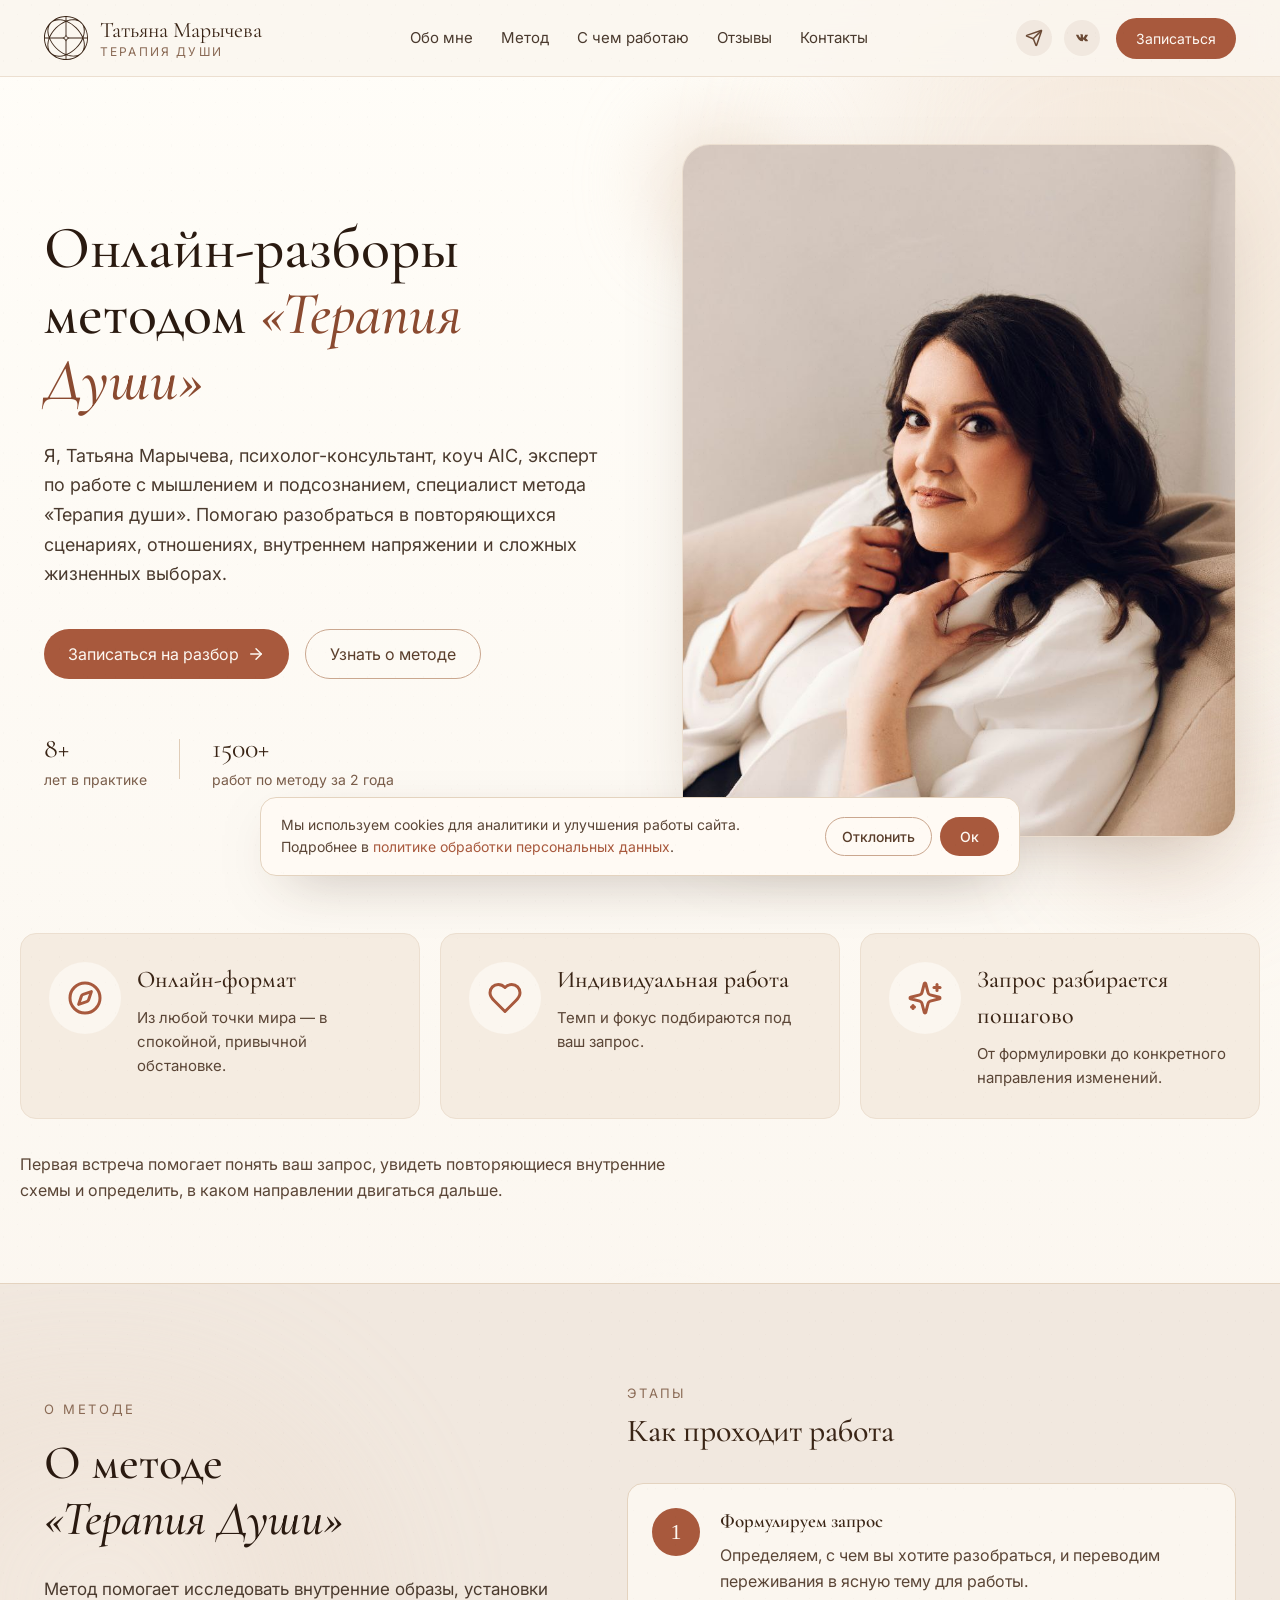
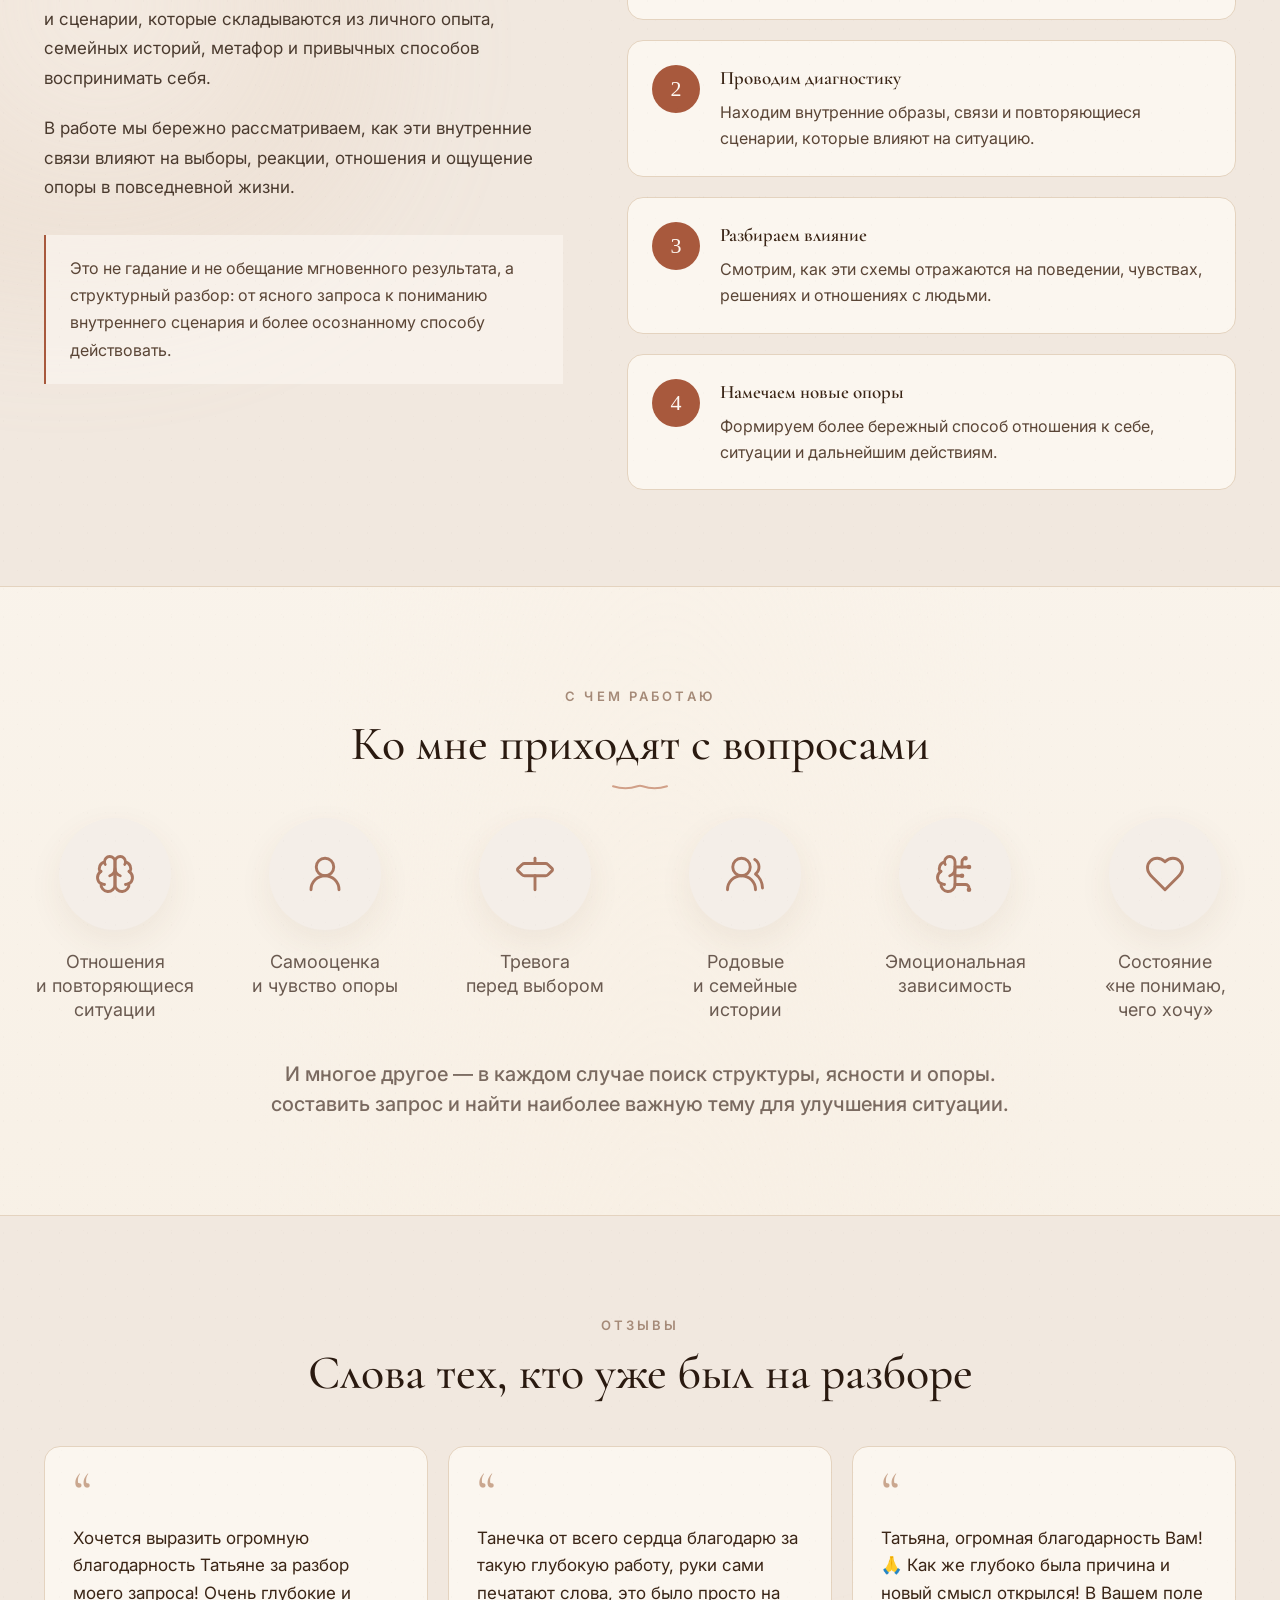
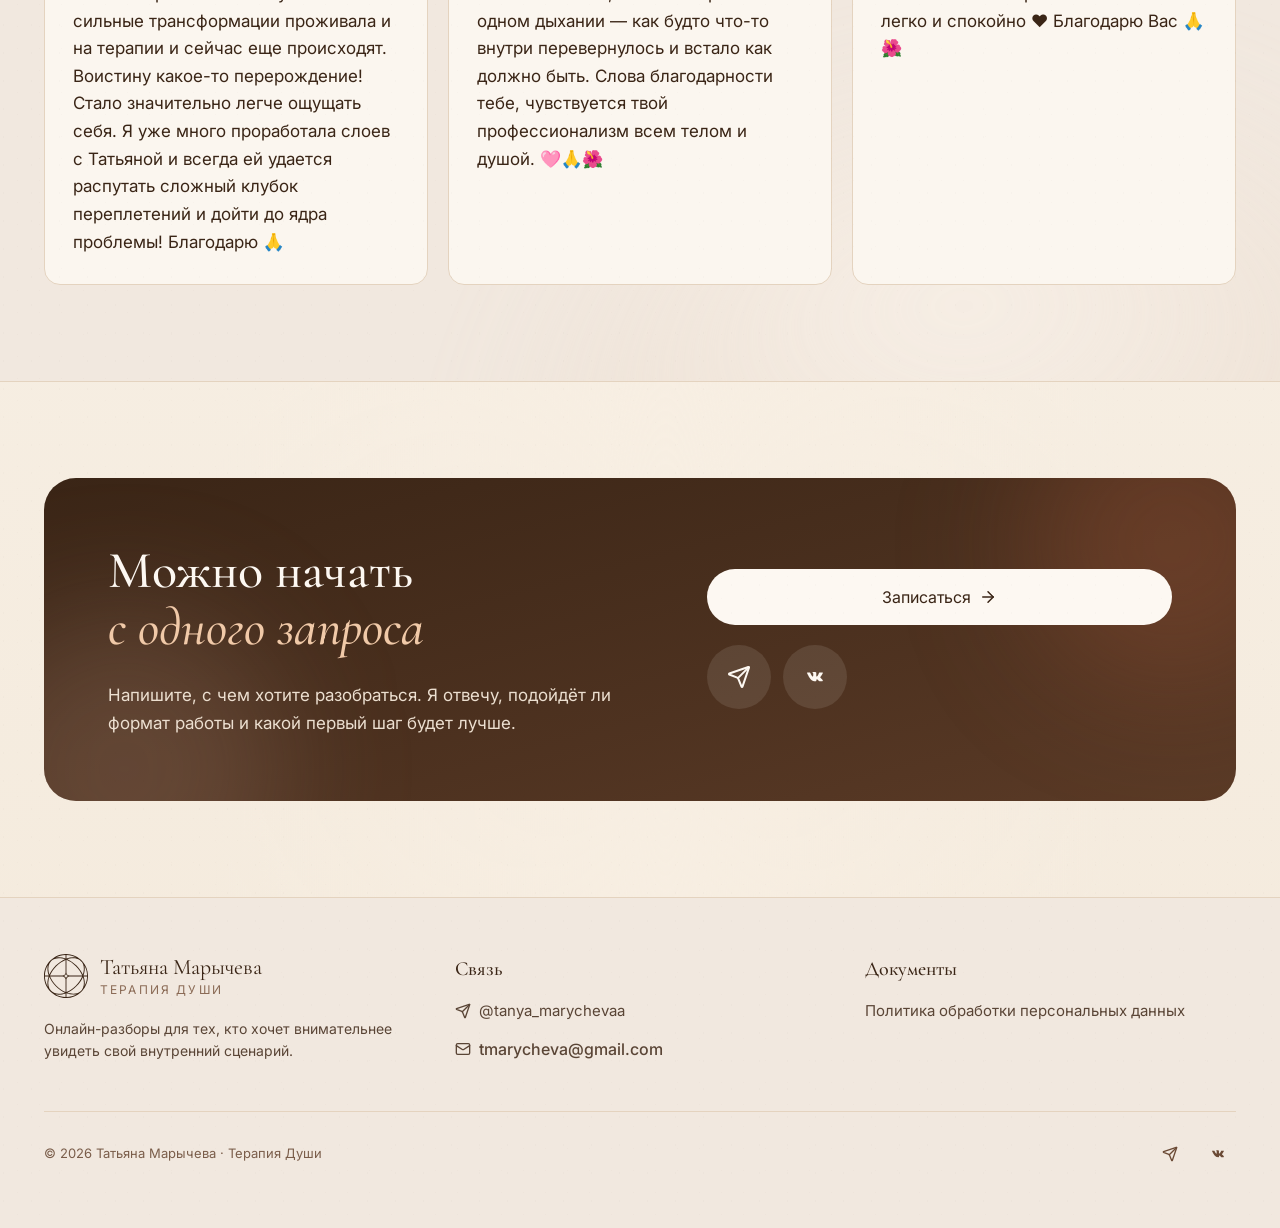
<file: index.html>
<!DOCTYPE html>
  <html lang="en">
    <head>
      <meta charset="UTF-8" />
      <meta name="viewport" content="width=device-width, initial-scale=1.0" />
      <link rel="icon" type="image/svg+xml" href="/favicon.svg" />
      <title>Татьяна Марычева - Терапия души</title>
      <style>html, body { height: 100%; margin: 0; } #root { height: 100%; }</style>
      <script type="module" crossorigin src="/assets/index-DxP_GRMZ.js"></script>
      <link rel="stylesheet" crossorigin href="/assets/index-CcQN_k_-.css">
    </head>

    <body>
      <div id="root"></div>
    </body>
  </html>
</file>
<file: assets/index-CcQN_k_-.css>
@import"https://fonts.googleapis.com/css2?family=Cormorant+Garamond:ital,wght@0,400;0,500;0,600;1,400;1,500&family=Inter:wght@400;500;600&display=swap";/*! tailwindcss v4.1.12 | MIT License | https://tailwindcss.com */@layer properties{@supports (((-webkit-hyphens:none)) and (not (margin-trim:inline))) or ((-moz-orient:inline) and (not (color:rgb(from red r g b)))){*,:before,:after,::backdrop{--tw-translate-x:0;--tw-translate-y:0;--tw-translate-z:0;--tw-rotate-x:initial;--tw-rotate-y:initial;--tw-rotate-z:initial;--tw-skew-x:initial;--tw-skew-y:initial;--tw-space-y-reverse:0;--tw-space-x-reverse:0;--tw-border-style:solid;--tw-gradient-position:initial;--tw-gradient-from:#0000;--tw-gradient-via:#0000;--tw-gradient-to:#0000;--tw-gradient-stops:initial;--tw-gradient-via-stops:initial;--tw-gradient-from-position:0%;--tw-gradient-via-position:50%;--tw-gradient-to-position:100%;--tw-leading:initial;--tw-font-weight:initial;--tw-tracking:initial;--tw-ordinal:initial;--tw-slashed-zero:initial;--tw-numeric-figure:initial;--tw-numeric-spacing:initial;--tw-numeric-fraction:initial;--tw-shadow:0 0 #0000;--tw-shadow-color:initial;--tw-shadow-alpha:100%;--tw-inset-shadow:0 0 #0000;--tw-inset-shadow-color:initial;--tw-inset-shadow-alpha:100%;--tw-ring-color:initial;--tw-ring-shadow:0 0 #0000;--tw-inset-ring-color:initial;--tw-inset-ring-shadow:0 0 #0000;--tw-ring-inset:initial;--tw-ring-offset-width:0px;--tw-ring-offset-color:#fff;--tw-ring-offset-shadow:0 0 #0000;--tw-outline-style:solid;--tw-blur:initial;--tw-brightness:initial;--tw-contrast:initial;--tw-grayscale:initial;--tw-hue-rotate:initial;--tw-invert:initial;--tw-opacity:initial;--tw-saturate:initial;--tw-sepia:initial;--tw-drop-shadow:initial;--tw-drop-shadow-color:initial;--tw-drop-shadow-alpha:100%;--tw-drop-shadow-size:initial;--tw-backdrop-blur:initial;--tw-backdrop-brightness:initial;--tw-backdrop-contrast:initial;--tw-backdrop-grayscale:initial;--tw-backdrop-hue-rotate:initial;--tw-backdrop-invert:initial;--tw-backdrop-opacity:initial;--tw-backdrop-saturate:initial;--tw-backdrop-sepia:initial;--tw-duration:initial;--tw-ease:initial;--tw-content:"";--tw-animation-delay:0s;--tw-animation-direction:normal;--tw-animation-duration:initial;--tw-animation-fill-mode:none;--tw-animation-iteration-count:1;--tw-enter-blur:0;--tw-enter-opacity:1;--tw-enter-rotate:0;--tw-enter-scale:1;--tw-enter-translate-x:0;--tw-enter-translate-y:0;--tw-exit-blur:0;--tw-exit-opacity:1;--tw-exit-rotate:0;--tw-exit-scale:1;--tw-exit-translate-x:0;--tw-exit-translate-y:0}}}@layer theme{:root,:host{--font-sans:ui-sans-serif,system-ui,sans-serif,"Apple Color Emoji","Segoe UI Emoji","Segoe UI Symbol","Noto Color Emoji";--font-mono:ui-monospace,SFMono-Regular,Menlo,Monaco,Consolas,"Liberation Mono","Courier New",monospace;--color-gray-100:oklch(96.7% .003 264.542);--color-black:#000;--color-white:#fff;--spacing:.25rem;--container-sm:24rem;--container-lg:32rem;--container-xl:36rem;--container-2xl:42rem;--text-xs:.75rem;--text-xs--line-height:calc(1/.75);--text-sm:.875rem;--text-sm--line-height:calc(1.25/.875);--text-base:1rem;--text-base--line-height: 1.5 ;--text-lg:1.125rem;--text-lg--line-height:calc(1.75/1.125);--text-xl:1.25rem;--text-2xl:1.5rem;--font-weight-normal:400;--font-weight-medium:500;--font-weight-semibold:600;--tracking-tight:-.025em;--tracking-widest:.1em;--leading-tight:1.25;--leading-snug:1.375;--leading-relaxed:1.625;--radius-xs:.125rem;--radius-2xl:1rem;--ease-in-out:cubic-bezier(.4,0,.2,1);--animate-pulse:pulse 2s cubic-bezier(.4,0,.6,1)infinite;--blur-md:12px;--blur-2xl:40px;--blur-3xl:64px;--aspect-video:16/9;--default-transition-duration:.15s;--default-transition-timing-function:cubic-bezier(.4,0,.2,1);--default-font-family:var(--font-sans);--default-mono-font-family:var(--font-mono);--color-border:var(--border)}}@layer base{*,:after,:before,::backdrop{box-sizing:border-box;border:0 solid;margin:0;padding:0}::file-selector-button{box-sizing:border-box;border:0 solid;margin:0;padding:0}html,:host{-webkit-text-size-adjust:100%;-moz-tab-size:4;tab-size:4;line-height:1.5;font-family:var(--default-font-family,ui-sans-serif,system-ui,sans-serif,"Apple Color Emoji","Segoe UI Emoji","Segoe UI Symbol","Noto Color Emoji");font-feature-settings:var(--default-font-feature-settings,normal);font-variation-settings:var(--default-font-variation-settings,normal);-webkit-tap-highlight-color:transparent}hr{height:0;color:inherit;border-top-width:1px}abbr:where([title]){-webkit-text-decoration:underline dotted;text-decoration:underline dotted}h1,h2,h3,h4,h5,h6{font-size:inherit;font-weight:inherit}a{color:inherit;-webkit-text-decoration:inherit;text-decoration:inherit}b,strong{font-weight:bolder}code,kbd,samp,pre{font-family:var(--default-mono-font-family,ui-monospace,SFMono-Regular,Menlo,Monaco,Consolas,"Liberation Mono","Courier New",monospace);font-feature-settings:var(--default-mono-font-feature-settings,normal);font-variation-settings:var(--default-mono-font-variation-settings,normal);font-size:1em}small{font-size:80%}sub,sup{vertical-align:baseline;font-size:75%;line-height:0;position:relative}sub{bottom:-.25em}sup{top:-.5em}table{text-indent:0;border-color:inherit;border-collapse:collapse}:-moz-focusring{outline:auto}progress{vertical-align:baseline}summary{display:list-item}ol,ul,menu{list-style:none}img,svg,video,canvas,audio,iframe,embed,object{vertical-align:middle;display:block}img,video{max-width:100%;height:auto}button,input,select,optgroup,textarea{font:inherit;font-feature-settings:inherit;font-variation-settings:inherit;letter-spacing:inherit;color:inherit;opacity:1;background-color:#0000;border-radius:0}::file-selector-button{font:inherit;font-feature-settings:inherit;font-variation-settings:inherit;letter-spacing:inherit;color:inherit;opacity:1;background-color:#0000;border-radius:0}:where(select:is([multiple],[size])) optgroup{font-weight:bolder}:where(select:is([multiple],[size])) optgroup option{padding-inline-start:20px}::file-selector-button{margin-inline-end:4px}::placeholder{opacity:1}@supports (not ((-webkit-appearance:-apple-pay-button))) or (contain-intrinsic-size:1px){::placeholder{color:currentColor}@supports (color:color-mix(in lab,red,red)){::placeholder{color:color-mix(in oklab,currentcolor 50%,transparent)}}}textarea{resize:vertical}::-webkit-search-decoration{-webkit-appearance:none}::-webkit-date-and-time-value{min-height:1lh;text-align:inherit}::-webkit-datetime-edit{display:inline-flex}::-webkit-datetime-edit-fields-wrapper{padding:0}::-webkit-datetime-edit{padding-block:0}::-webkit-datetime-edit-year-field{padding-block:0}::-webkit-datetime-edit-month-field{padding-block:0}::-webkit-datetime-edit-day-field{padding-block:0}::-webkit-datetime-edit-hour-field{padding-block:0}::-webkit-datetime-edit-minute-field{padding-block:0}::-webkit-datetime-edit-second-field{padding-block:0}::-webkit-datetime-edit-millisecond-field{padding-block:0}::-webkit-datetime-edit-meridiem-field{padding-block:0}::-webkit-calendar-picker-indicator{line-height:1}:-moz-ui-invalid{box-shadow:none}button,input:where([type=button],[type=reset],[type=submit]){-webkit-appearance:button;-moz-appearance:button;appearance:button}::file-selector-button{-webkit-appearance:button;-moz-appearance:button;appearance:button}::-webkit-inner-spin-button{height:auto}::-webkit-outer-spin-button{height:auto}[hidden]:where(:not([hidden=until-found])){display:none!important}*{border-color:var(--border);outline-color:var(--ring)}@supports (color:color-mix(in lab,red,red)){*{outline-color:color-mix(in oklab,var(--ring)50%,transparent)}}body{background-color:var(--background);color:var(--foreground)}html{font-size:var(--font-size)}h1{font-size:var(--text-2xl);font-weight:var(--font-weight-medium);line-height:1.5}h2{font-size:var(--text-xl);font-weight:var(--font-weight-medium);line-height:1.5}h3{font-size:var(--text-lg);font-weight:var(--font-weight-medium);line-height:1.5}h4,label,button{font-size:var(--text-base);font-weight:var(--font-weight-medium);line-height:1.5}input{font-size:var(--text-base);font-weight:var(--font-weight-normal);line-height:1.5}}@layer components;@layer utilities{.\@container\/card-header{container:card-header/inline-size}.pointer-events-none{pointer-events:none}.invisible{visibility:hidden}.sr-only{clip:rect(0,0,0,0);white-space:nowrap;border-width:0;width:1px;height:1px;margin:-1px;padding:0;position:absolute;overflow:hidden}.absolute{position:absolute}.fixed{position:fixed}.relative{position:relative}.inset-0{inset:calc(var(--spacing)*0)}.inset-x-0{inset-inline:calc(var(--spacing)*0)}.inset-y-0{inset-block:calc(var(--spacing)*0)}.-top-6{top:calc(var(--spacing)*-6)}.-top-12{top:calc(var(--spacing)*-12)}.-top-20{top:calc(var(--spacing)*-20)}.top-0{top:calc(var(--spacing)*0)}.top-1\.5{top:calc(var(--spacing)*1.5)}.top-1\/2{top:50%}.top-3\.5{top:calc(var(--spacing)*3.5)}.top-4{top:calc(var(--spacing)*4)}.top-\[1px\]{top:1px}.top-\[50\%\]{top:50%}.top-\[60\%\]{top:60%}.top-full{top:100%}.-right-4{right:calc(var(--spacing)*-4)}.-right-12{right:calc(var(--spacing)*-12)}.-right-20{right:calc(var(--spacing)*-20)}.right-0{right:calc(var(--spacing)*0)}.right-1{right:calc(var(--spacing)*1)}.right-2{right:calc(var(--spacing)*2)}.right-3{right:calc(var(--spacing)*3)}.right-4{right:calc(var(--spacing)*4)}.-bottom-8{bottom:calc(var(--spacing)*-8)}.-bottom-12{bottom:calc(var(--spacing)*-12)}.-bottom-32{bottom:calc(var(--spacing)*-32)}.bottom-0{bottom:calc(var(--spacing)*0)}.-left-6{left:calc(var(--spacing)*-6)}.-left-12{left:calc(var(--spacing)*-12)}.-left-20{left:calc(var(--spacing)*-20)}.left-0{left:calc(var(--spacing)*0)}.left-1{left:calc(var(--spacing)*1)}.left-1\/2{left:50%}.left-2{left:calc(var(--spacing)*2)}.left-\[50\%\]{left:50%}.isolate{isolation:isolate}.z-10{z-index:10}.z-20{z-index:20}.z-40{z-index:40}.z-50{z-index:50}.z-\[1\]{z-index:1}.col-start-2{grid-column-start:2}.row-span-2{grid-row:span 2/span 2}.row-start-1{grid-row-start:1}.-mx-1{margin-inline:calc(var(--spacing)*-1)}.mx-2{margin-inline:calc(var(--spacing)*2)}.mx-3\.5{margin-inline:calc(var(--spacing)*3.5)}.mx-auto{margin-inline:auto}.my-0\.5{margin-block:calc(var(--spacing)*.5)}.my-1{margin-block:calc(var(--spacing)*1)}.-mt-4{margin-top:calc(var(--spacing)*-4)}.mt-1\.5{margin-top:calc(var(--spacing)*1.5)}.mt-2{margin-top:calc(var(--spacing)*2)}.mt-3{margin-top:calc(var(--spacing)*3)}.mt-4{margin-top:calc(var(--spacing)*4)}.mt-5{margin-top:calc(var(--spacing)*5)}.mt-6{margin-top:calc(var(--spacing)*6)}.mt-7{margin-top:calc(var(--spacing)*7)}.mt-8{margin-top:calc(var(--spacing)*8)}.mt-9{margin-top:calc(var(--spacing)*9)}.mt-10{margin-top:calc(var(--spacing)*10)}.mt-12{margin-top:calc(var(--spacing)*12)}.mt-auto{margin-top:auto}.mb-8{margin-bottom:calc(var(--spacing)*8)}.-ml-4{margin-left:calc(var(--spacing)*-4)}.ml-1{margin-left:calc(var(--spacing)*1)}.ml-auto{margin-left:auto}.line-clamp-1{-webkit-line-clamp:1;-webkit-box-orient:vertical;display:-webkit-box;overflow:hidden}.block{display:block}.flex{display:flex}.grid{display:grid}.hidden{display:none}.inline-block{display:inline-block}.inline-flex{display:inline-flex}.table{display:table}.table-caption{display:table-caption}.table-cell{display:table-cell}.table-row{display:table-row}.field-sizing-content{field-sizing:content}.aspect-\[4\/5\]{aspect-ratio:4/5}.aspect-square{aspect-ratio:1}.aspect-video{aspect-ratio:var(--aspect-video)}.size-2{width:calc(var(--spacing)*2);height:calc(var(--spacing)*2)}.size-2\.5{width:calc(var(--spacing)*2.5);height:calc(var(--spacing)*2.5)}.size-3{width:calc(var(--spacing)*3);height:calc(var(--spacing)*3)}.size-3\.5{width:calc(var(--spacing)*3.5);height:calc(var(--spacing)*3.5)}.size-4{width:calc(var(--spacing)*4);height:calc(var(--spacing)*4)}.size-7{width:calc(var(--spacing)*7);height:calc(var(--spacing)*7)}.size-8{width:calc(var(--spacing)*8);height:calc(var(--spacing)*8)}.size-9{width:calc(var(--spacing)*9);height:calc(var(--spacing)*9)}.size-10{width:calc(var(--spacing)*10);height:calc(var(--spacing)*10)}.size-full{width:100%;height:100%}.h-1\.5{height:calc(var(--spacing)*1.5)}.h-2{height:calc(var(--spacing)*2)}.h-2\.5{height:calc(var(--spacing)*2.5)}.h-4{height:calc(var(--spacing)*4)}.h-5{height:calc(var(--spacing)*5)}.h-7{height:calc(var(--spacing)*7)}.h-8{height:calc(var(--spacing)*8)}.h-9{height:calc(var(--spacing)*9)}.h-10{height:calc(var(--spacing)*10)}.h-11{height:calc(var(--spacing)*11)}.h-12{height:calc(var(--spacing)*12)}.h-16{height:calc(var(--spacing)*16)}.h-18{height:calc(var(--spacing)*18)}.h-24{height:calc(var(--spacing)*24)}.h-32{height:calc(var(--spacing)*32)}.h-40{height:calc(var(--spacing)*40)}.h-72{height:calc(var(--spacing)*72)}.h-80{height:calc(var(--spacing)*80)}.h-\[1\.15rem\]{height:1.15rem}.h-\[18px\]{height:18px}.h-\[24px\]{height:24px}.h-\[calc\(100\%-1px\)\]{height:calc(100% - 1px)}.h-\[var\(--radix-navigation-menu-viewport-height\)\]{height:var(--radix-navigation-menu-viewport-height)}.h-\[var\(--radix-select-trigger-height\)\]{height:var(--radix-select-trigger-height)}.h-auto{height:auto}.h-full{height:100%}.h-px{height:1px}.h-svh{height:100svh}.max-h-\(--radix-context-menu-content-available-height\){max-height:var(--radix-context-menu-content-available-height)}.max-h-\(--radix-dropdown-menu-content-available-height\){max-height:var(--radix-dropdown-menu-content-available-height)}.max-h-\(--radix-select-content-available-height\){max-height:var(--radix-select-content-available-height)}.max-h-\[300px\]{max-height:300px}.min-h-0{min-height:calc(var(--spacing)*0)}.min-h-4{min-height:calc(var(--spacing)*4)}.min-h-16{min-height:calc(var(--spacing)*16)}.min-h-screen{min-height:100vh}.min-h-svh{min-height:100svh}.w-\(--sidebar-width\){width:var(--sidebar-width)}.w-0{width:calc(var(--spacing)*0)}.w-1{width:calc(var(--spacing)*1)}.w-2{width:calc(var(--spacing)*2)}.w-2\.5{width:calc(var(--spacing)*2.5)}.w-3{width:calc(var(--spacing)*3)}.w-3\/4{width:75%}.w-4{width:calc(var(--spacing)*4)}.w-5{width:calc(var(--spacing)*5)}.w-8{width:calc(var(--spacing)*8)}.w-9{width:calc(var(--spacing)*9)}.w-11{width:calc(var(--spacing)*11)}.w-14{width:calc(var(--spacing)*14)}.w-16{width:calc(var(--spacing)*16)}.w-18{width:calc(var(--spacing)*18)}.w-24{width:calc(var(--spacing)*24)}.w-32{width:calc(var(--spacing)*32)}.w-40{width:calc(var(--spacing)*40)}.w-64{width:calc(var(--spacing)*64)}.w-72{width:calc(var(--spacing)*72)}.w-80{width:calc(var(--spacing)*80)}.w-\[18px\]{width:18px}.w-\[24px\]{width:24px}.w-\[100px\]{width:100px}.w-auto{width:auto}.w-fit{width:fit-content}.w-full{width:100%}.w-max{width:max-content}.w-px{width:1px}.max-w-\(--skeleton-width\){max-width:var(--skeleton-width)}.max-w-2xl{max-width:var(--container-2xl)}.max-w-\[520px\]{max-width:520px}.max-w-\[560px\]{max-width:560px}.max-w-\[760px\]{max-width:760px}.max-w-\[820px\]{max-width:820px}.max-w-\[900px\]{max-width:900px}.max-w-\[1040px\]{max-width:1040px}.max-w-\[1240px\]{max-width:1240px}.max-w-\[1440px\]{max-width:1440px}.max-w-\[calc\(100\%-2rem\)\]{max-width:calc(100% - 2rem)}.max-w-max{max-width:max-content}.max-w-sm{max-width:var(--container-sm)}.max-w-xl{max-width:var(--container-xl)}.min-w-0{min-width:calc(var(--spacing)*0)}.min-w-5{min-width:calc(var(--spacing)*5)}.min-w-8{min-width:calc(var(--spacing)*8)}.min-w-9{min-width:calc(var(--spacing)*9)}.min-w-10{min-width:calc(var(--spacing)*10)}.min-w-\[8rem\]{min-width:8rem}.min-w-\[12rem\]{min-width:12rem}.min-w-\[var\(--radix-select-trigger-width\)\]{min-width:var(--radix-select-trigger-width)}.flex-1{flex:1}.shrink-0{flex-shrink:0}.grow{flex-grow:1}.grow-0{flex-grow:0}.basis-full{flex-basis:100%}.caption-bottom{caption-side:bottom}.border-collapse{border-collapse:collapse}.origin-\(--radix-context-menu-content-transform-origin\){transform-origin:var(--radix-context-menu-content-transform-origin)}.origin-\(--radix-dropdown-menu-content-transform-origin\){transform-origin:var(--radix-dropdown-menu-content-transform-origin)}.origin-\(--radix-hover-card-content-transform-origin\){transform-origin:var(--radix-hover-card-content-transform-origin)}.origin-\(--radix-menubar-content-transform-origin\){transform-origin:var(--radix-menubar-content-transform-origin)}.origin-\(--radix-popover-content-transform-origin\){transform-origin:var(--radix-popover-content-transform-origin)}.origin-\(--radix-select-content-transform-origin\){transform-origin:var(--radix-select-content-transform-origin)}.origin-\(--radix-tooltip-content-transform-origin\){transform-origin:var(--radix-tooltip-content-transform-origin)}.-translate-x-1\/2{--tw-translate-x: -50% ;translate:var(--tw-translate-x)var(--tw-translate-y)}.-translate-x-px{--tw-translate-x:-1px;translate:var(--tw-translate-x)var(--tw-translate-y)}.translate-x-\[-50\%\]{--tw-translate-x:-50%;translate:var(--tw-translate-x)var(--tw-translate-y)}.translate-x-px{--tw-translate-x:1px;translate:var(--tw-translate-x)var(--tw-translate-y)}.-translate-y-1\/2{--tw-translate-y: -50% ;translate:var(--tw-translate-x)var(--tw-translate-y)}.translate-y-0\.5{--tw-translate-y:calc(var(--spacing)*.5);translate:var(--tw-translate-x)var(--tw-translate-y)}.translate-y-\[-50\%\]{--tw-translate-y:-50%;translate:var(--tw-translate-x)var(--tw-translate-y)}.translate-y-\[calc\(-50\%_-_2px\)\]{--tw-translate-y: calc(-50% - 2px) ;translate:var(--tw-translate-x)var(--tw-translate-y)}.rotate-45{rotate:45deg}.rotate-90{rotate:90deg}.transform{transform:var(--tw-rotate-x,)var(--tw-rotate-y,)var(--tw-rotate-z,)var(--tw-skew-x,)var(--tw-skew-y,)}.animate-caret-blink{animation:1.25s ease-out infinite caret-blink}.animate-in{animation:enter var(--tw-animation-duration,var(--tw-duration,.15s))var(--tw-ease,ease)var(--tw-animation-delay,0s)var(--tw-animation-iteration-count,1)var(--tw-animation-direction,normal)var(--tw-animation-fill-mode,none)}.animate-pulse{animation:var(--animate-pulse)}.cursor-default{cursor:default}.touch-none{touch-action:none}.resize-none{resize:none}.scroll-my-1{scroll-margin-block:calc(var(--spacing)*1)}.scroll-py-1{scroll-padding-block:calc(var(--spacing)*1)}.list-disc{list-style-type:disc}.list-none{list-style-type:none}.auto-rows-min{grid-auto-rows:min-content}.grid-cols-2{grid-template-columns:repeat(2,minmax(0,1fr))}.grid-cols-\[0_1fr\]{grid-template-columns:0 1fr}.grid-rows-\[auto_auto\]{grid-template-rows:auto auto}.flex-col{flex-direction:column}.flex-col-reverse{flex-direction:column-reverse}.flex-row{flex-direction:row}.flex-wrap{flex-wrap:wrap}.items-center{align-items:center}.items-end{align-items:flex-end}.items-start{align-items:flex-start}.items-stretch{align-items:stretch}.justify-between{justify-content:space-between}.justify-center{justify-content:center}.justify-items-start{justify-items:start}.gap-1{gap:calc(var(--spacing)*1)}.gap-1\.5{gap:calc(var(--spacing)*1.5)}.gap-2{gap:calc(var(--spacing)*2)}.gap-3{gap:calc(var(--spacing)*3)}.gap-4{gap:calc(var(--spacing)*4)}.gap-5{gap:calc(var(--spacing)*5)}.gap-6{gap:calc(var(--spacing)*6)}.gap-7{gap:calc(var(--spacing)*7)}.gap-8{gap:calc(var(--spacing)*8)}.gap-10{gap:calc(var(--spacing)*10)}.gap-14{gap:calc(var(--spacing)*14)}:where(.space-y-2>:not(:last-child)){--tw-space-y-reverse:0;margin-block-start:calc(calc(var(--spacing)*2)*var(--tw-space-y-reverse));margin-block-end:calc(calc(var(--spacing)*2)*calc(1 - var(--tw-space-y-reverse)))}:where(.space-y-3>:not(:last-child)){--tw-space-y-reverse:0;margin-block-start:calc(calc(var(--spacing)*3)*var(--tw-space-y-reverse));margin-block-end:calc(calc(var(--spacing)*3)*calc(1 - var(--tw-space-y-reverse)))}:where(.space-y-5>:not(:last-child)){--tw-space-y-reverse:0;margin-block-start:calc(calc(var(--spacing)*5)*var(--tw-space-y-reverse));margin-block-end:calc(calc(var(--spacing)*5)*calc(1 - var(--tw-space-y-reverse)))}:where(.space-y-9>:not(:last-child)){--tw-space-y-reverse:0;margin-block-start:calc(calc(var(--spacing)*9)*var(--tw-space-y-reverse));margin-block-end:calc(calc(var(--spacing)*9)*calc(1 - var(--tw-space-y-reverse)))}.gap-x-3{column-gap:calc(var(--spacing)*3)}.gap-x-5{column-gap:calc(var(--spacing)*5)}:where(.space-x-1>:not(:last-child)){--tw-space-x-reverse:0;margin-inline-start:calc(calc(var(--spacing)*1)*var(--tw-space-x-reverse));margin-inline-end:calc(calc(var(--spacing)*1)*calc(1 - var(--tw-space-x-reverse)))}.gap-y-0\.5{row-gap:calc(var(--spacing)*.5)}.gap-y-1{row-gap:calc(var(--spacing)*1)}.gap-y-9{row-gap:calc(var(--spacing)*9)}.self-start{align-self:flex-start}.justify-self-end{justify-self:flex-end}.overflow-auto{overflow:auto}.overflow-hidden{overflow:hidden}.overflow-x-auto{overflow-x:auto}.overflow-x-hidden{overflow-x:hidden}.overflow-y-auto{overflow-y:auto}.rounded-2xl{border-radius:var(--radius-2xl)}.rounded-\[2px\]{border-radius:2px}.rounded-\[4px\]{border-radius:4px}.rounded-\[28px\]{border-radius:28px}.rounded-\[32px\]{border-radius:32px}.rounded-\[inherit\]{border-radius:inherit}.rounded-full{border-radius:3.40282e38px}.rounded-lg{border-radius:var(--radius)}.rounded-md{border-radius:calc(var(--radius) - 2px)}.rounded-none{border-radius:0}.rounded-sm{border-radius:calc(var(--radius) - 4px)}.rounded-xl{border-radius:calc(var(--radius) + 4px)}.rounded-xs{border-radius:var(--radius-xs)}.rounded-tl-sm{border-top-left-radius:calc(var(--radius) - 4px)}.border{border-style:var(--tw-border-style);border-width:1px}.border-\[1\.5px\]{border-style:var(--tw-border-style);border-width:1.5px}.border-y{border-block-style:var(--tw-border-style);border-block-width:1px}.border-t{border-top-style:var(--tw-border-style);border-top-width:1px}.border-r{border-right-style:var(--tw-border-style);border-right-width:1px}.border-b{border-bottom-style:var(--tw-border-style);border-bottom-width:1px}.border-l{border-left-style:var(--tw-border-style);border-left-width:1px}.border-l-2{border-left-style:var(--tw-border-style);border-left-width:2px}.border-dashed{--tw-border-style:dashed;border-style:dashed}.border-\(--color-border\){border-color:var(--color-border)}.border-\[\#a8593d\]{border-color:#a8593d}.border-\[\#caa78f\]{border-color:#caa78f}.border-\[\#e4d3bf\]{border-color:#e4d3bf}.border-\[\#ecdfd0\]{border-color:#ecdfd0}.border-border\/50{border-color:var(--border)}@supports (color:color-mix(in lab,red,red)){.border-border\/50{border-color:color-mix(in oklab,var(--border)50%,transparent)}}.border-input{border-color:var(--input)}.border-primary{border-color:var(--primary)}.border-sidebar-border{border-color:var(--sidebar-border)}.border-transparent{border-color:#0000}.border-t-transparent{border-top-color:#0000}.border-l-transparent{border-left-color:#0000}.bg-\(--color-bg\){background-color:var(--color-bg)}.bg-\[\#a8593d\]{background-color:#a8593d}.bg-\[\#a8593d\]\/30{background-color:#a8593d4d}.bg-\[\#caa78f\]\/20{background-color:#caa78f33}.bg-\[\#d9b8a0\]\/50{background-color:#d9b8a080}.bg-\[\#e0cdb8\]{background-color:#e0cdb8}.bg-\[\#e8d3bf\]\/60{background-color:#e8d3bf99}.bg-\[\#f1e8df\]{background-color:#f1e8df}.bg-\[\#f4eee8\]{background-color:#f4eee8}.bg-\[\#f5ece1\]{background-color:#f5ece1}.bg-\[\#fbf6ef\]{background-color:#fbf6ef}.bg-\[\#fbf6ef\]\/70{background-color:#fbf6efb3}.bg-\[\#fbf6ef\]\/85{background-color:#fbf6efd9}.bg-\[\#fdf8f2\]{background-color:#fdf8f2}.bg-\[\#fdf8f2\]\/10{background-color:#fdf8f21a}.bg-\[\#fffaf4\]{background-color:#fffaf4}.bg-\[\#fffaf4\]\/78{background-color:#fffaf4c7}.bg-accent{background-color:var(--accent)}.bg-background{background-color:var(--background)}.bg-black\/50{background-color:#00000080}@supports (color:color-mix(in lab,red,red)){.bg-black\/50{background-color:color-mix(in oklab,var(--color-black)50%,transparent)}}.bg-border{background-color:var(--border)}.bg-card{background-color:var(--card)}.bg-destructive{background-color:var(--destructive)}.bg-foreground{background-color:var(--foreground)}.bg-gray-100{background-color:var(--color-gray-100)}.bg-input-background{background-color:var(--input-background)}.bg-muted,.bg-muted\/50{background-color:var(--muted)}@supports (color:color-mix(in lab,red,red)){.bg-muted\/50{background-color:color-mix(in oklab,var(--muted)50%,transparent)}}.bg-popover{background-color:var(--popover)}.bg-primary,.bg-primary\/20{background-color:var(--primary)}@supports (color:color-mix(in lab,red,red)){.bg-primary\/20{background-color:color-mix(in oklab,var(--primary)20%,transparent)}}.bg-secondary{background-color:var(--secondary)}.bg-sidebar{background-color:var(--sidebar)}.bg-sidebar-border{background-color:var(--sidebar-border)}.bg-transparent{background-color:#0000}.bg-gradient-to-br{--tw-gradient-position:to bottom right in oklab;background-image:linear-gradient(var(--tw-gradient-stops))}.from-\[\#3a2516\]{--tw-gradient-from:#3a2516;--tw-gradient-stops:var(--tw-gradient-via-stops,var(--tw-gradient-position),var(--tw-gradient-from)var(--tw-gradient-from-position),var(--tw-gradient-to)var(--tw-gradient-to-position))}.to-\[\#5a3a26\]{--tw-gradient-to:#5a3a26;--tw-gradient-stops:var(--tw-gradient-via-stops,var(--tw-gradient-position),var(--tw-gradient-from)var(--tw-gradient-from-position),var(--tw-gradient-to)var(--tw-gradient-to-position))}.fill-current{fill:currentColor}.fill-primary{fill:var(--primary)}.object-cover{object-fit:cover}.p-0{padding:calc(var(--spacing)*0)}.p-1{padding:calc(var(--spacing)*1)}.p-2{padding:calc(var(--spacing)*2)}.p-3{padding:calc(var(--spacing)*3)}.p-4{padding:calc(var(--spacing)*4)}.p-5{padding:calc(var(--spacing)*5)}.p-6{padding:calc(var(--spacing)*6)}.p-7{padding:calc(var(--spacing)*7)}.p-10{padding:calc(var(--spacing)*10)}.p-\[3px\]{padding:3px}.p-px{padding:1px}.\!px-5{padding-inline:calc(var(--spacing)*5)!important}.px-0{padding-inline:calc(var(--spacing)*0)}.px-1{padding-inline:calc(var(--spacing)*1)}.px-1\.5{padding-inline:calc(var(--spacing)*1.5)}.px-2{padding-inline:calc(var(--spacing)*2)}.px-2\.5{padding-inline:calc(var(--spacing)*2.5)}.px-3{padding-inline:calc(var(--spacing)*3)}.px-4{padding-inline:calc(var(--spacing)*4)}.px-5{padding-inline:calc(var(--spacing)*5)}.px-6{padding-inline:calc(var(--spacing)*6)}.px-7{padding-inline:calc(var(--spacing)*7)}.\!py-2\.5{padding-block:calc(var(--spacing)*2.5)!important}.py-0\.5{padding-block:calc(var(--spacing)*.5)}.py-1{padding-block:calc(var(--spacing)*1)}.py-1\.5{padding-block:calc(var(--spacing)*1.5)}.py-2{padding-block:calc(var(--spacing)*2)}.py-2\.5{padding-block:calc(var(--spacing)*2.5)}.py-3{padding-block:calc(var(--spacing)*3)}.py-4{padding-block:calc(var(--spacing)*4)}.py-5{padding-block:calc(var(--spacing)*5)}.py-6{padding-block:calc(var(--spacing)*6)}.py-7{padding-block:calc(var(--spacing)*7)}.py-14{padding-block:calc(var(--spacing)*14)}.py-20{padding-block:calc(var(--spacing)*20)}.py-24{padding-block:calc(var(--spacing)*24)}.pt-0{padding-top:calc(var(--spacing)*0)}.pt-1{padding-top:calc(var(--spacing)*1)}.pt-3{padding-top:calc(var(--spacing)*3)}.pt-4{padding-top:calc(var(--spacing)*4)}.pt-6{padding-top:calc(var(--spacing)*6)}.pt-32{padding-top:calc(var(--spacing)*32)}.pr-2{padding-right:calc(var(--spacing)*2)}.pr-2\.5{padding-right:calc(var(--spacing)*2.5)}.pr-8{padding-right:calc(var(--spacing)*8)}.pb-3{padding-bottom:calc(var(--spacing)*3)}.pb-4{padding-bottom:calc(var(--spacing)*4)}.pb-6{padding-bottom:calc(var(--spacing)*6)}.pb-14{padding-bottom:calc(var(--spacing)*14)}.pb-20{padding-bottom:calc(var(--spacing)*20)}.pb-24{padding-bottom:calc(var(--spacing)*24)}.pl-2{padding-left:calc(var(--spacing)*2)}.pl-4{padding-left:calc(var(--spacing)*4)}.pl-5{padding-left:calc(var(--spacing)*5)}.pl-8{padding-left:calc(var(--spacing)*8)}.text-center{text-align:center}.text-left{text-align:left}.align-middle{vertical-align:middle}.font-mono{font-family:var(--font-mono)}.text-base{font-size:var(--text-base);line-height:var(--tw-leading,var(--text-base--line-height))}.text-lg{font-size:var(--text-lg);line-height:var(--tw-leading,var(--text-lg--line-height))}.text-sm{font-size:var(--text-sm);line-height:var(--tw-leading,var(--text-sm--line-height))}.text-xs{font-size:var(--text-xs);line-height:var(--tw-leading,var(--text-xs--line-height))}.text-\[0\.8rem\]{font-size:.8rem}.text-\[12px\]{font-size:12px}.text-\[13px\]{font-size:13px}.text-\[14px\]{font-size:14px}.text-\[15px\]{font-size:15px}.text-\[16px\]{font-size:16px}.text-\[17px\]{font-size:17px}.text-\[18px\]{font-size:18px}.leading-\[1\.5\]{--tw-leading:1.5;line-height:1.5}.leading-\[1\.7\]{--tw-leading:1.7;line-height:1.7}.leading-\[1\.35\]{--tw-leading:1.35;line-height:1.35}.leading-\[1\.65\]{--tw-leading:1.65;line-height:1.65}.leading-\[1\.75\]{--tw-leading:1.75;line-height:1.75}.leading-none{--tw-leading:1;line-height:1}.leading-relaxed{--tw-leading:var(--leading-relaxed);line-height:var(--leading-relaxed)}.leading-snug{--tw-leading:var(--leading-snug);line-height:var(--leading-snug)}.leading-tight{--tw-leading:var(--leading-tight);line-height:var(--leading-tight)}.font-medium{--tw-font-weight:var(--font-weight-medium);font-weight:var(--font-weight-medium)}.font-normal{--tw-font-weight:var(--font-weight-normal);font-weight:var(--font-weight-normal)}.font-semibold{--tw-font-weight:var(--font-weight-semibold);font-weight:var(--font-weight-semibold)}.tracking-\[0\.2em\]{--tw-tracking:.2em;letter-spacing:.2em}.tracking-\[0\.18em\]{--tw-tracking:.18em;letter-spacing:.18em}.tracking-\[0\.24em\]{--tw-tracking:.24em;letter-spacing:.24em}.tracking-tight{--tw-tracking:var(--tracking-tight);letter-spacing:var(--tracking-tight)}.tracking-widest{--tw-tracking:var(--tracking-widest);letter-spacing:var(--tracking-widest)}.text-balance{text-wrap:balance}.break-words{overflow-wrap:break-word}.whitespace-nowrap{white-space:nowrap}.whitespace-pre-line{white-space:pre-line}.text-\[\#2a1a10\]{color:#2a1a10}.text-\[\#2a2622\]{color:#2a2622}.text-\[\#3a2516\]{color:#3a2516}.text-\[\#4a3a2e\]{color:#4a3a2e}.text-\[\#5a3e2b\]{color:#5a3e2b}.text-\[\#5a4536\]{color:#5a4536}.text-\[\#6a5a50\]{color:#6a5a50}.text-\[\#6b4a35\]{color:#6b4a35}.text-\[\#7a5d4a\]{color:#7a5d4a}.text-\[\#7a6a60\]{color:#7a6a60}.text-\[\#8a4a30\]{color:#8a4a30}.text-\[\#8a6a55\]{color:#8a6a55}.text-\[\#a58a78\]{color:#a58a78}.text-\[\#a8593d\]{color:#a8593d}.text-\[\#a9765f\]{color:#a9765f}.text-\[\#caa78f\]{color:#caa78f}.text-\[\#d1a088\]{color:#d1a088}.text-\[\#ecdfd0\]{color:#ecdfd0}.text-\[\#f0c9a8\]{color:#f0c9a8}.text-\[\#fdf8f2\]{color:#fdf8f2}.text-accent-foreground{color:var(--accent-foreground)}.text-card-foreground{color:var(--card-foreground)}.text-current{color:currentColor}.text-destructive{color:var(--destructive)}.text-foreground{color:var(--foreground)}.text-muted-foreground{color:var(--muted-foreground)}.text-popover-foreground{color:var(--popover-foreground)}.text-primary{color:var(--primary)}.text-primary-foreground{color:var(--primary-foreground)}.text-secondary-foreground{color:var(--secondary-foreground)}.text-sidebar-foreground,.text-sidebar-foreground\/70{color:var(--sidebar-foreground)}@supports (color:color-mix(in lab,red,red)){.text-sidebar-foreground\/70{color:color-mix(in oklab,var(--sidebar-foreground)70%,transparent)}}.text-white{color:var(--color-white)}.uppercase{text-transform:uppercase}.italic{font-style:italic}.tabular-nums{--tw-numeric-spacing:tabular-nums;font-variant-numeric:var(--tw-ordinal,)var(--tw-slashed-zero,)var(--tw-numeric-figure,)var(--tw-numeric-spacing,)var(--tw-numeric-fraction,)}.underline-offset-4{text-underline-offset:4px}.opacity-50{opacity:.5}.opacity-70{opacity:.7}.shadow{--tw-shadow:0 1px 3px 0 var(--tw-shadow-color,#0000001a),0 1px 2px -1px var(--tw-shadow-color,#0000001a);box-shadow:var(--tw-inset-shadow),var(--tw-inset-ring-shadow),var(--tw-ring-offset-shadow),var(--tw-ring-shadow),var(--tw-shadow)}.shadow-\[0_0_0_1px_hsl\(var\(--sidebar-border\)\)\]{--tw-shadow:0 0 0 1px var(--tw-shadow-color,hsl(var(--sidebar-border)));box-shadow:var(--tw-inset-shadow),var(--tw-inset-ring-shadow),var(--tw-ring-offset-shadow),var(--tw-ring-shadow),var(--tw-shadow)}.shadow-\[0_12px_34px_rgba\(94\,65\,45\,0\.07\)\]{--tw-shadow:0 12px 34px var(--tw-shadow-color,#5e412d12);box-shadow:var(--tw-inset-shadow),var(--tw-inset-ring-shadow),var(--tw-ring-offset-shadow),var(--tw-ring-shadow),var(--tw-shadow)}.shadow-\[0_18px_60px_-28px_rgba\(58\,37\,22\,0\.55\)\]{--tw-shadow:0 18px 60px -28px var(--tw-shadow-color,#3a25168c);box-shadow:var(--tw-inset-shadow),var(--tw-inset-ring-shadow),var(--tw-ring-offset-shadow),var(--tw-ring-shadow),var(--tw-shadow)}.shadow-\[0_24px_70px_-52px_rgba\(90\,62\,43\,0\.46\)\]{--tw-shadow:0 24px 70px -52px var(--tw-shadow-color,#5a3e2b75);box-shadow:var(--tw-inset-shadow),var(--tw-inset-ring-shadow),var(--tw-ring-offset-shadow),var(--tw-ring-shadow),var(--tw-shadow)}.shadow-\[0_30px_80px_-40px_rgba\(90\,62\,43\,0\.4\)\]{--tw-shadow:0 30px 80px -40px var(--tw-shadow-color,#5a3e2b66);box-shadow:var(--tw-inset-shadow),var(--tw-inset-ring-shadow),var(--tw-ring-offset-shadow),var(--tw-ring-shadow),var(--tw-shadow)}.shadow-lg{--tw-shadow:0 10px 15px -3px var(--tw-shadow-color,#0000001a),0 4px 6px -4px var(--tw-shadow-color,#0000001a);box-shadow:var(--tw-inset-shadow),var(--tw-inset-ring-shadow),var(--tw-ring-offset-shadow),var(--tw-ring-shadow),var(--tw-shadow)}.shadow-md{--tw-shadow:0 4px 6px -1px var(--tw-shadow-color,#0000001a),0 2px 4px -2px var(--tw-shadow-color,#0000001a);box-shadow:var(--tw-inset-shadow),var(--tw-inset-ring-shadow),var(--tw-ring-offset-shadow),var(--tw-ring-shadow),var(--tw-shadow)}.shadow-none{--tw-shadow:0 0 #0000;box-shadow:var(--tw-inset-shadow),var(--tw-inset-ring-shadow),var(--tw-ring-offset-shadow),var(--tw-ring-shadow),var(--tw-shadow)}.shadow-sm{--tw-shadow:0 1px 3px 0 var(--tw-shadow-color,#0000001a),0 1px 2px -1px var(--tw-shadow-color,#0000001a);box-shadow:var(--tw-inset-shadow),var(--tw-inset-ring-shadow),var(--tw-ring-offset-shadow),var(--tw-ring-shadow),var(--tw-shadow)}.shadow-xl{--tw-shadow:0 20px 25px -5px var(--tw-shadow-color,#0000001a),0 8px 10px -6px var(--tw-shadow-color,#0000001a);box-shadow:var(--tw-inset-shadow),var(--tw-inset-ring-shadow),var(--tw-ring-offset-shadow),var(--tw-ring-shadow),var(--tw-shadow)}.shadow-xs{--tw-shadow:0 1px 2px 0 var(--tw-shadow-color,#0000000d);box-shadow:var(--tw-inset-shadow),var(--tw-inset-ring-shadow),var(--tw-ring-offset-shadow),var(--tw-ring-shadow),var(--tw-shadow)}.ring-0{--tw-ring-shadow:var(--tw-ring-inset,)0 0 0 calc(0px + var(--tw-ring-offset-width))var(--tw-ring-color,currentcolor);box-shadow:var(--tw-inset-shadow),var(--tw-inset-ring-shadow),var(--tw-ring-offset-shadow),var(--tw-ring-shadow),var(--tw-shadow)}.ring-ring\/50{--tw-ring-color:var(--ring)}@supports (color:color-mix(in lab,red,red)){.ring-ring\/50{--tw-ring-color:color-mix(in oklab,var(--ring)50%,transparent)}}.ring-sidebar-ring{--tw-ring-color:var(--sidebar-ring)}.ring-offset-background{--tw-ring-offset-color:var(--background)}.outline-hidden{--tw-outline-style:none;outline-style:none}@media(forced-colors:active){.outline-hidden{outline-offset:2px;outline:2px solid #0000}}.outline{outline-style:var(--tw-outline-style);outline-width:1px}.blur-2xl{--tw-blur:blur(var(--blur-2xl));filter:var(--tw-blur,)var(--tw-brightness,)var(--tw-contrast,)var(--tw-grayscale,)var(--tw-hue-rotate,)var(--tw-invert,)var(--tw-saturate,)var(--tw-sepia,)var(--tw-drop-shadow,)}.blur-3xl{--tw-blur:blur(var(--blur-3xl));filter:var(--tw-blur,)var(--tw-brightness,)var(--tw-contrast,)var(--tw-grayscale,)var(--tw-hue-rotate,)var(--tw-invert,)var(--tw-saturate,)var(--tw-sepia,)var(--tw-drop-shadow,)}.backdrop-blur-md{--tw-backdrop-blur:blur(var(--blur-md));-webkit-backdrop-filter:var(--tw-backdrop-blur,)var(--tw-backdrop-brightness,)var(--tw-backdrop-contrast,)var(--tw-backdrop-grayscale,)var(--tw-backdrop-hue-rotate,)var(--tw-backdrop-invert,)var(--tw-backdrop-opacity,)var(--tw-backdrop-saturate,)var(--tw-backdrop-sepia,);backdrop-filter:var(--tw-backdrop-blur,)var(--tw-backdrop-brightness,)var(--tw-backdrop-contrast,)var(--tw-backdrop-grayscale,)var(--tw-backdrop-hue-rotate,)var(--tw-backdrop-invert,)var(--tw-backdrop-opacity,)var(--tw-backdrop-saturate,)var(--tw-backdrop-sepia,)}.transition{transition-property:color,background-color,border-color,outline-color,text-decoration-color,fill,stroke,--tw-gradient-from,--tw-gradient-via,--tw-gradient-to,opacity,box-shadow,transform,translate,scale,rotate,filter,-webkit-backdrop-filter,backdrop-filter,display,visibility,content-visibility,overlay,pointer-events;transition-timing-function:var(--tw-ease,var(--default-transition-timing-function));transition-duration:var(--tw-duration,var(--default-transition-duration))}.transition-\[color\,box-shadow\]{transition-property:color,box-shadow;transition-timing-function:var(--tw-ease,var(--default-transition-timing-function));transition-duration:var(--tw-duration,var(--default-transition-duration))}.transition-\[left\,right\,width\]{transition-property:left,right,width;transition-timing-function:var(--tw-ease,var(--default-transition-timing-function));transition-duration:var(--tw-duration,var(--default-transition-duration))}.transition-\[margin\,opacity\]{transition-property:margin,opacity;transition-timing-function:var(--tw-ease,var(--default-transition-timing-function));transition-duration:var(--tw-duration,var(--default-transition-duration))}.transition-\[width\,height\,padding\]{transition-property:width,height,padding;transition-timing-function:var(--tw-ease,var(--default-transition-timing-function));transition-duration:var(--tw-duration,var(--default-transition-duration))}.transition-\[width\]{transition-property:width;transition-timing-function:var(--tw-ease,var(--default-transition-timing-function));transition-duration:var(--tw-duration,var(--default-transition-duration))}.transition-all{transition-property:all;transition-timing-function:var(--tw-ease,var(--default-transition-timing-function));transition-duration:var(--tw-duration,var(--default-transition-duration))}.transition-colors{transition-property:color,background-color,border-color,outline-color,text-decoration-color,fill,stroke,--tw-gradient-from,--tw-gradient-via,--tw-gradient-to;transition-timing-function:var(--tw-ease,var(--default-transition-timing-function));transition-duration:var(--tw-duration,var(--default-transition-duration))}.transition-opacity{transition-property:opacity;transition-timing-function:var(--tw-ease,var(--default-transition-timing-function));transition-duration:var(--tw-duration,var(--default-transition-duration))}.transition-shadow{transition-property:box-shadow;transition-timing-function:var(--tw-ease,var(--default-transition-timing-function));transition-duration:var(--tw-duration,var(--default-transition-duration))}.transition-transform{transition-property:transform,translate,scale,rotate;transition-timing-function:var(--tw-ease,var(--default-transition-timing-function));transition-duration:var(--tw-duration,var(--default-transition-duration))}.transition-none{transition-property:none}.duration-200{--tw-duration:.2s;transition-duration:.2s}.duration-300{--tw-duration:.3s;transition-duration:.3s}.duration-1000{--tw-duration:1s;transition-duration:1s}.ease-in-out{--tw-ease:var(--ease-in-out);transition-timing-function:var(--ease-in-out)}.ease-linear{--tw-ease:linear;transition-timing-function:linear}.fade-in-0{--tw-enter-opacity:0}.outline-none{--tw-outline-style:none;outline-style:none}.select-none{-webkit-user-select:none;user-select:none}.zoom-in-95{--tw-enter-scale:.95}.group-focus-within\/menu-item\:opacity-100:is(:where(.group\/menu-item):focus-within *){opacity:1}@media(hover:hover){.group-hover\:bg-\[\#92482e\]:is(:where(.group):hover *){background-color:#92482e}.group-hover\:bg-\[\#efe4db\]:is(:where(.group):hover *){background-color:#efe4db}.group-hover\/menu-item\:opacity-100:is(:where(.group\/menu-item):hover *){opacity:1}}.group-has-data-\[sidebar\=menu-action\]\/menu-item\:pr-8:is(:where(.group\/menu-item):has([data-sidebar=menu-action]) *){padding-right:calc(var(--spacing)*8)}.group-data-\[collapsible\=icon\]\:-mt-8:is(:where(.group)[data-collapsible=icon] *){margin-top:calc(var(--spacing)*-8)}.group-data-\[collapsible\=icon\]\:hidden:is(:where(.group)[data-collapsible=icon] *){display:none}.group-data-\[collapsible\=icon\]\:size-8\!:is(:where(.group)[data-collapsible=icon] *){width:calc(var(--spacing)*8)!important;height:calc(var(--spacing)*8)!important}.group-data-\[collapsible\=icon\]\:w-\(--sidebar-width-icon\):is(:where(.group)[data-collapsible=icon] *){width:var(--sidebar-width-icon)}.group-data-\[collapsible\=icon\]\:w-\[calc\(var\(--sidebar-width-icon\)\+\(--spacing\(4\)\)\)\]:is(:where(.group)[data-collapsible=icon] *){width:calc(var(--sidebar-width-icon) + (calc(var(--spacing)*4)))}.group-data-\[collapsible\=icon\]\:w-\[calc\(var\(--sidebar-width-icon\)\+\(--spacing\(4\)\)\+2px\)\]:is(:where(.group)[data-collapsible=icon] *){width:calc(var(--sidebar-width-icon) + (calc(var(--spacing)*4)) + 2px)}.group-data-\[collapsible\=icon\]\:overflow-hidden:is(:where(.group)[data-collapsible=icon] *){overflow:hidden}.group-data-\[collapsible\=icon\]\:p-0\!:is(:where(.group)[data-collapsible=icon] *){padding:calc(var(--spacing)*0)!important}.group-data-\[collapsible\=icon\]\:p-2\!:is(:where(.group)[data-collapsible=icon] *){padding:calc(var(--spacing)*2)!important}.group-data-\[collapsible\=icon\]\:opacity-0:is(:where(.group)[data-collapsible=icon] *){opacity:0}.group-data-\[collapsible\=offcanvas\]\:right-\[calc\(var\(--sidebar-width\)\*-1\)\]:is(:where(.group)[data-collapsible=offcanvas] *){right:calc(var(--sidebar-width)*-1)}.group-data-\[collapsible\=offcanvas\]\:left-\[calc\(var\(--sidebar-width\)\*-1\)\]:is(:where(.group)[data-collapsible=offcanvas] *){left:calc(var(--sidebar-width)*-1)}.group-data-\[collapsible\=offcanvas\]\:w-0:is(:where(.group)[data-collapsible=offcanvas] *){width:calc(var(--spacing)*0)}.group-data-\[collapsible\=offcanvas\]\:translate-x-0:is(:where(.group)[data-collapsible=offcanvas] *){--tw-translate-x:calc(var(--spacing)*0);translate:var(--tw-translate-x)var(--tw-translate-y)}.group-data-\[disabled\=true\]\:pointer-events-none:is(:where(.group)[data-disabled=true] *){pointer-events:none}.group-data-\[disabled\=true\]\:opacity-50:is(:where(.group)[data-disabled=true] *){opacity:.5}.group-data-\[side\=left\]\:-right-4:is(:where(.group)[data-side=left] *){right:calc(var(--spacing)*-4)}.group-data-\[side\=left\]\:border-r:is(:where(.group)[data-side=left] *){border-right-style:var(--tw-border-style);border-right-width:1px}.group-data-\[side\=right\]\:left-0:is(:where(.group)[data-side=right] *){left:calc(var(--spacing)*0)}.group-data-\[side\=right\]\:rotate-180:is(:where(.group)[data-side=right] *){rotate:180deg}.group-data-\[side\=right\]\:border-l:is(:where(.group)[data-side=right] *){border-left-style:var(--tw-border-style);border-left-width:1px}.group-data-\[state\=open\]\:rotate-180:is(:where(.group)[data-state=open] *){rotate:180deg}.group-data-\[variant\=floating\]\:rounded-lg:is(:where(.group)[data-variant=floating] *){border-radius:var(--radius)}.group-data-\[variant\=floating\]\:border:is(:where(.group)[data-variant=floating] *){border-style:var(--tw-border-style);border-width:1px}.group-data-\[variant\=floating\]\:border-sidebar-border:is(:where(.group)[data-variant=floating] *){border-color:var(--sidebar-border)}.group-data-\[variant\=floating\]\:shadow-sm:is(:where(.group)[data-variant=floating] *){--tw-shadow:0 1px 3px 0 var(--tw-shadow-color,#0000001a),0 1px 2px -1px var(--tw-shadow-color,#0000001a);box-shadow:var(--tw-inset-shadow),var(--tw-inset-ring-shadow),var(--tw-ring-offset-shadow),var(--tw-ring-shadow),var(--tw-shadow)}.group-data-\[vaul-drawer-direction\=bottom\]\/drawer-content\:block:is(:where(.group\/drawer-content)[data-vaul-drawer-direction=bottom] *){display:block}.group-data-\[viewport\=false\]\/navigation-menu\:top-full:is(:where(.group\/navigation-menu)[data-viewport=false] *){top:100%}.group-data-\[viewport\=false\]\/navigation-menu\:mt-1\.5:is(:where(.group\/navigation-menu)[data-viewport=false] *){margin-top:calc(var(--spacing)*1.5)}.group-data-\[viewport\=false\]\/navigation-menu\:overflow-hidden:is(:where(.group\/navigation-menu)[data-viewport=false] *){overflow:hidden}.group-data-\[viewport\=false\]\/navigation-menu\:rounded-md:is(:where(.group\/navigation-menu)[data-viewport=false] *){border-radius:calc(var(--radius) - 2px)}.group-data-\[viewport\=false\]\/navigation-menu\:border:is(:where(.group\/navigation-menu)[data-viewport=false] *){border-style:var(--tw-border-style);border-width:1px}.group-data-\[viewport\=false\]\/navigation-menu\:bg-popover:is(:where(.group\/navigation-menu)[data-viewport=false] *){background-color:var(--popover)}.group-data-\[viewport\=false\]\/navigation-menu\:text-popover-foreground:is(:where(.group\/navigation-menu)[data-viewport=false] *){color:var(--popover-foreground)}.group-data-\[viewport\=false\]\/navigation-menu\:shadow:is(:where(.group\/navigation-menu)[data-viewport=false] *){--tw-shadow:0 1px 3px 0 var(--tw-shadow-color,#0000001a),0 1px 2px -1px var(--tw-shadow-color,#0000001a);box-shadow:var(--tw-inset-shadow),var(--tw-inset-ring-shadow),var(--tw-ring-offset-shadow),var(--tw-ring-shadow),var(--tw-shadow)}.group-data-\[viewport\=false\]\/navigation-menu\:duration-200:is(:where(.group\/navigation-menu)[data-viewport=false] *){--tw-duration:.2s;transition-duration:.2s}@media(hover:hover){.peer-hover\/menu-button\:text-sidebar-accent-foreground:is(:where(.peer\/menu-button):hover~*){color:var(--sidebar-accent-foreground)}}.peer-disabled\:cursor-not-allowed:is(:where(.peer):disabled~*){cursor:not-allowed}.peer-disabled\:opacity-50:is(:where(.peer):disabled~*){opacity:.5}.peer-data-\[active\=true\]\/menu-button\:text-sidebar-accent-foreground:is(:where(.peer\/menu-button)[data-active=true]~*){color:var(--sidebar-accent-foreground)}.peer-data-\[size\=default\]\/menu-button\:top-1\.5:is(:where(.peer\/menu-button)[data-size=default]~*){top:calc(var(--spacing)*1.5)}.peer-data-\[size\=lg\]\/menu-button\:top-2\.5:is(:where(.peer\/menu-button)[data-size=lg]~*){top:calc(var(--spacing)*2.5)}.peer-data-\[size\=sm\]\/menu-button\:top-1:is(:where(.peer\/menu-button)[data-size=sm]~*){top:calc(var(--spacing)*1)}.marker\:text-\[\#a8593d\] ::marker{color:#a8593d}.marker\:text-\[\#a8593d\]::marker{color:#a8593d}.marker\:text-\[\#a8593d\] ::-webkit-details-marker{color:#a8593d}.marker\:text-\[\#a8593d\]::-webkit-details-marker{color:#a8593d}.selection\:bg-primary ::selection{background-color:var(--primary)}.selection\:bg-primary::selection{background-color:var(--primary)}.selection\:text-primary-foreground ::selection{color:var(--primary-foreground)}.selection\:text-primary-foreground::selection{color:var(--primary-foreground)}.file\:inline-flex::file-selector-button{display:inline-flex}.file\:h-7::file-selector-button{height:calc(var(--spacing)*7)}.file\:border-0::file-selector-button{border-style:var(--tw-border-style);border-width:0}.file\:bg-transparent::file-selector-button{background-color:#0000}.file\:text-sm::file-selector-button{font-size:var(--text-sm);line-height:var(--tw-leading,var(--text-sm--line-height))}.file\:font-medium::file-selector-button{--tw-font-weight:var(--font-weight-medium);font-weight:var(--font-weight-medium)}.file\:text-foreground::file-selector-button{color:var(--foreground)}.placeholder\:text-muted-foreground::placeholder{color:var(--muted-foreground)}.after\:absolute:after{content:var(--tw-content);position:absolute}.after\:-inset-2:after{content:var(--tw-content);inset:calc(var(--spacing)*-2)}.after\:inset-y-0:after{content:var(--tw-content);inset-block:calc(var(--spacing)*0)}.after\:left-1\/2:after{content:var(--tw-content);left:50%}.after\:w-1:after{content:var(--tw-content);width:calc(var(--spacing)*1)}.after\:w-\[2px\]:after{content:var(--tw-content);width:2px}.after\:-translate-x-1\/2:after{content:var(--tw-content);--tw-translate-x: -50% ;translate:var(--tw-translate-x)var(--tw-translate-y)}.group-data-\[collapsible\=offcanvas\]\:after\:left-full:is(:where(.group)[data-collapsible=offcanvas] *):after{content:var(--tw-content);left:100%}.first\:rounded-l-md:first-child{border-top-left-radius:calc(var(--radius) - 2px);border-bottom-left-radius:calc(var(--radius) - 2px)}.first\:border-l:first-child{border-left-style:var(--tw-border-style);border-left-width:1px}.last\:rounded-r-md:last-child{border-top-right-radius:calc(var(--radius) - 2px);border-bottom-right-radius:calc(var(--radius) - 2px)}.last\:border-b-0:last-child{border-bottom-style:var(--tw-border-style);border-bottom-width:0}.focus-within\:relative:focus-within{position:relative}.focus-within\:z-20:focus-within{z-index:20}@media(hover:hover){.hover\:border-\[\#caa78f\]:hover{border-color:#caa78f}.hover\:bg-\[\#92482e\]:hover{background-color:#92482e}.hover\:bg-\[\#e8d9cc\]:hover{background-color:#e8d9cc}.hover\:bg-\[\#f1e6d6\]:hover{background-color:#f1e6d6}.hover\:bg-\[\#f1e8df\]:hover{background-color:#f1e8df}.hover\:bg-\[\#fdf8f2\]\/20:hover{background-color:#fdf8f233}.hover\:bg-\[\#fffaf4\]:hover{background-color:#fffaf4}.hover\:bg-accent:hover{background-color:var(--accent)}.hover\:bg-destructive\/90:hover{background-color:var(--destructive)}@supports (color:color-mix(in lab,red,red)){.hover\:bg-destructive\/90:hover{background-color:color-mix(in oklab,var(--destructive)90%,transparent)}}.hover\:bg-muted:hover,.hover\:bg-muted\/50:hover{background-color:var(--muted)}@supports (color:color-mix(in lab,red,red)){.hover\:bg-muted\/50:hover{background-color:color-mix(in oklab,var(--muted)50%,transparent)}}.hover\:bg-primary:hover,.hover\:bg-primary\/90:hover{background-color:var(--primary)}@supports (color:color-mix(in lab,red,red)){.hover\:bg-primary\/90:hover{background-color:color-mix(in oklab,var(--primary)90%,transparent)}}.hover\:bg-secondary\/80:hover{background-color:var(--secondary)}@supports (color:color-mix(in lab,red,red)){.hover\:bg-secondary\/80:hover{background-color:color-mix(in oklab,var(--secondary)80%,transparent)}}.hover\:bg-sidebar-accent:hover{background-color:var(--sidebar-accent)}.hover\:text-\[\#a8593d\]:hover{color:#a8593d}.hover\:text-accent-foreground:hover{color:var(--accent-foreground)}.hover\:text-foreground:hover{color:var(--foreground)}.hover\:text-muted-foreground:hover{color:var(--muted-foreground)}.hover\:text-primary-foreground:hover{color:var(--primary-foreground)}.hover\:text-sidebar-accent-foreground:hover{color:var(--sidebar-accent-foreground)}.hover\:underline:hover{text-decoration-line:underline}.hover\:opacity-100:hover{opacity:1}.hover\:shadow-\[0_0_0_1px_hsl\(var\(--sidebar-accent\)\)\]:hover{--tw-shadow:0 0 0 1px var(--tw-shadow-color,hsl(var(--sidebar-accent)));box-shadow:var(--tw-inset-shadow),var(--tw-inset-ring-shadow),var(--tw-ring-offset-shadow),var(--tw-ring-shadow),var(--tw-shadow)}.hover\:ring-4:hover{--tw-ring-shadow:var(--tw-ring-inset,)0 0 0 calc(4px + var(--tw-ring-offset-width))var(--tw-ring-color,currentcolor);box-shadow:var(--tw-inset-shadow),var(--tw-inset-ring-shadow),var(--tw-ring-offset-shadow),var(--tw-ring-shadow),var(--tw-shadow)}.hover\:group-data-\[collapsible\=offcanvas\]\:bg-sidebar:hover:is(:where(.group)[data-collapsible=offcanvas] *){background-color:var(--sidebar)}.hover\:after\:bg-sidebar-border:hover:after{content:var(--tw-content);background-color:var(--sidebar-border)}}.focus\:z-10:focus{z-index:10}.focus\:bg-accent:focus{background-color:var(--accent)}.focus\:bg-primary:focus{background-color:var(--primary)}.focus\:text-accent-foreground:focus{color:var(--accent-foreground)}.focus\:text-primary-foreground:focus{color:var(--primary-foreground)}.focus\:ring-2:focus{--tw-ring-shadow:var(--tw-ring-inset,)0 0 0 calc(2px + var(--tw-ring-offset-width))var(--tw-ring-color,currentcolor);box-shadow:var(--tw-inset-shadow),var(--tw-inset-ring-shadow),var(--tw-ring-offset-shadow),var(--tw-ring-shadow),var(--tw-shadow)}.focus\:ring-ring:focus{--tw-ring-color:var(--ring)}.focus\:ring-offset-2:focus{--tw-ring-offset-width:2px;--tw-ring-offset-shadow:var(--tw-ring-inset,)0 0 0 var(--tw-ring-offset-width)var(--tw-ring-offset-color)}.focus\:outline-hidden:focus{--tw-outline-style:none;outline-style:none}@media(forced-colors:active){.focus\:outline-hidden:focus{outline-offset:2px;outline:2px solid #0000}}.focus-visible\:z-10:focus-visible{z-index:10}.focus-visible\:border-ring:focus-visible{border-color:var(--ring)}.focus-visible\:ring-1:focus-visible{--tw-ring-shadow:var(--tw-ring-inset,)0 0 0 calc(1px + var(--tw-ring-offset-width))var(--tw-ring-color,currentcolor);box-shadow:var(--tw-inset-shadow),var(--tw-inset-ring-shadow),var(--tw-ring-offset-shadow),var(--tw-ring-shadow),var(--tw-shadow)}.focus-visible\:ring-2:focus-visible{--tw-ring-shadow:var(--tw-ring-inset,)0 0 0 calc(2px + var(--tw-ring-offset-width))var(--tw-ring-color,currentcolor);box-shadow:var(--tw-inset-shadow),var(--tw-inset-ring-shadow),var(--tw-ring-offset-shadow),var(--tw-ring-shadow),var(--tw-shadow)}.focus-visible\:ring-4:focus-visible{--tw-ring-shadow:var(--tw-ring-inset,)0 0 0 calc(4px + var(--tw-ring-offset-width))var(--tw-ring-color,currentcolor);box-shadow:var(--tw-inset-shadow),var(--tw-inset-ring-shadow),var(--tw-ring-offset-shadow),var(--tw-ring-shadow),var(--tw-shadow)}.focus-visible\:ring-\[3px\]:focus-visible{--tw-ring-shadow:var(--tw-ring-inset,)0 0 0 calc(3px + var(--tw-ring-offset-width))var(--tw-ring-color,currentcolor);box-shadow:var(--tw-inset-shadow),var(--tw-inset-ring-shadow),var(--tw-ring-offset-shadow),var(--tw-ring-shadow),var(--tw-shadow)}.focus-visible\:ring-destructive\/20:focus-visible{--tw-ring-color:var(--destructive)}@supports (color:color-mix(in lab,red,red)){.focus-visible\:ring-destructive\/20:focus-visible{--tw-ring-color:color-mix(in oklab,var(--destructive)20%,transparent)}}.focus-visible\:ring-ring:focus-visible,.focus-visible\:ring-ring\/50:focus-visible{--tw-ring-color:var(--ring)}@supports (color:color-mix(in lab,red,red)){.focus-visible\:ring-ring\/50:focus-visible{--tw-ring-color:color-mix(in oklab,var(--ring)50%,transparent)}}.focus-visible\:ring-offset-1:focus-visible{--tw-ring-offset-width:1px;--tw-ring-offset-shadow:var(--tw-ring-inset,)0 0 0 var(--tw-ring-offset-width)var(--tw-ring-offset-color)}.focus-visible\:outline-hidden:focus-visible{--tw-outline-style:none;outline-style:none}@media(forced-colors:active){.focus-visible\:outline-hidden:focus-visible{outline-offset:2px;outline:2px solid #0000}}.focus-visible\:outline-1:focus-visible{outline-style:var(--tw-outline-style);outline-width:1px}.focus-visible\:outline-ring:focus-visible{outline-color:var(--ring)}.active\:bg-sidebar-accent:active{background-color:var(--sidebar-accent)}.active\:text-sidebar-accent-foreground:active{color:var(--sidebar-accent-foreground)}.disabled\:pointer-events-none:disabled{pointer-events:none}.disabled\:cursor-not-allowed:disabled{cursor:not-allowed}.disabled\:opacity-50:disabled{opacity:.5}:where([data-side=left]) .in-data-\[side\=left\]\:cursor-w-resize{cursor:w-resize}:where([data-side=right]) .in-data-\[side\=right\]\:cursor-e-resize{cursor:e-resize}.has-disabled\:opacity-50:has(:disabled){opacity:.5}.has-data-\[slot\=card-action\]\:grid-cols-\[1fr_auto\]:has([data-slot=card-action]){grid-template-columns:1fr auto}.has-data-\[variant\=inset\]\:bg-sidebar:has([data-variant=inset]){background-color:var(--sidebar)}.has-\[\>svg\]\:grid-cols-\[calc\(var\(--spacing\)\*4\)_1fr\]:has(>svg){grid-template-columns:calc(var(--spacing)*4)1fr}.has-\[\>svg\]\:gap-x-3:has(>svg){column-gap:calc(var(--spacing)*3)}.has-\[\>svg\]\:px-2\.5:has(>svg){padding-inline:calc(var(--spacing)*2.5)}.has-\[\>svg\]\:px-3:has(>svg){padding-inline:calc(var(--spacing)*3)}.has-\[\>svg\]\:px-4:has(>svg){padding-inline:calc(var(--spacing)*4)}.aria-disabled\:pointer-events-none[aria-disabled=true]{pointer-events:none}.aria-disabled\:opacity-50[aria-disabled=true]{opacity:.5}.aria-invalid\:border-destructive[aria-invalid=true]{border-color:var(--destructive)}.aria-invalid\:ring-destructive\/20[aria-invalid=true]{--tw-ring-color:var(--destructive)}@supports (color:color-mix(in lab,red,red)){.aria-invalid\:ring-destructive\/20[aria-invalid=true]{--tw-ring-color:color-mix(in oklab,var(--destructive)20%,transparent)}}.aria-selected\:bg-accent[aria-selected=true]{background-color:var(--accent)}.aria-selected\:bg-primary[aria-selected=true]{background-color:var(--primary)}.aria-selected\:text-accent-foreground[aria-selected=true]{color:var(--accent-foreground)}.aria-selected\:text-muted-foreground[aria-selected=true]{color:var(--muted-foreground)}.aria-selected\:text-primary-foreground[aria-selected=true]{color:var(--primary-foreground)}.aria-selected\:opacity-100[aria-selected=true]{opacity:1}.data-\[active\=true\]\:z-10[data-active=true]{z-index:10}.data-\[active\=true\]\:border-ring[data-active=true]{border-color:var(--ring)}.data-\[active\=true\]\:bg-accent\/50[data-active=true]{background-color:var(--accent)}@supports (color:color-mix(in lab,red,red)){.data-\[active\=true\]\:bg-accent\/50[data-active=true]{background-color:color-mix(in oklab,var(--accent)50%,transparent)}}.data-\[active\=true\]\:bg-sidebar-accent[data-active=true]{background-color:var(--sidebar-accent)}.data-\[active\=true\]\:font-medium[data-active=true]{--tw-font-weight:var(--font-weight-medium);font-weight:var(--font-weight-medium)}.data-\[active\=true\]\:text-accent-foreground[data-active=true]{color:var(--accent-foreground)}.data-\[active\=true\]\:text-sidebar-accent-foreground[data-active=true]{color:var(--sidebar-accent-foreground)}.data-\[active\=true\]\:ring-\[3px\][data-active=true]{--tw-ring-shadow:var(--tw-ring-inset,)0 0 0 calc(3px + var(--tw-ring-offset-width))var(--tw-ring-color,currentcolor);box-shadow:var(--tw-inset-shadow),var(--tw-inset-ring-shadow),var(--tw-ring-offset-shadow),var(--tw-ring-shadow),var(--tw-shadow)}.data-\[active\=true\]\:ring-ring\/50[data-active=true]{--tw-ring-color:var(--ring)}@supports (color:color-mix(in lab,red,red)){.data-\[active\=true\]\:ring-ring\/50[data-active=true]{--tw-ring-color:color-mix(in oklab,var(--ring)50%,transparent)}}@media(hover:hover){.data-\[active\=true\]\:hover\:bg-accent[data-active=true]:hover{background-color:var(--accent)}}.data-\[active\=true\]\:focus\:bg-accent[data-active=true]:focus{background-color:var(--accent)}.data-\[active\=true\]\:aria-invalid\:border-destructive[data-active=true][aria-invalid=true]{border-color:var(--destructive)}.data-\[active\=true\]\:aria-invalid\:ring-destructive\/20[data-active=true][aria-invalid=true]{--tw-ring-color:var(--destructive)}@supports (color:color-mix(in lab,red,red)){.data-\[active\=true\]\:aria-invalid\:ring-destructive\/20[data-active=true][aria-invalid=true]{--tw-ring-color:color-mix(in oklab,var(--destructive)20%,transparent)}}.data-\[disabled\]\:pointer-events-none[data-disabled]{pointer-events:none}.data-\[disabled\]\:opacity-50[data-disabled]{opacity:.5}.data-\[disabled\=true\]\:pointer-events-none[data-disabled=true]{pointer-events:none}.data-\[disabled\=true\]\:opacity-50[data-disabled=true]{opacity:.5}.data-\[error\=true\]\:text-destructive[data-error=true]{color:var(--destructive)}.data-\[inset\]\:pl-8[data-inset]{padding-left:calc(var(--spacing)*8)}.data-\[motion\=from-end\]\:slide-in-from-right-52[data-motion=from-end]{--tw-enter-translate-x:calc(var(--spacing)*52)}.data-\[motion\=from-start\]\:slide-in-from-left-52[data-motion=from-start]{--tw-enter-translate-x:calc(var(--spacing)*52*-1)}.data-\[motion\=to-end\]\:slide-out-to-right-52[data-motion=to-end]{--tw-exit-translate-x:calc(var(--spacing)*52)}.data-\[motion\=to-start\]\:slide-out-to-left-52[data-motion=to-start]{--tw-exit-translate-x:calc(var(--spacing)*52*-1)}.data-\[motion\^\=from-\]\:animate-in[data-motion^=from-]{animation:enter var(--tw-animation-duration,var(--tw-duration,.15s))var(--tw-ease,ease)var(--tw-animation-delay,0s)var(--tw-animation-iteration-count,1)var(--tw-animation-direction,normal)var(--tw-animation-fill-mode,none)}.data-\[motion\^\=from-\]\:fade-in[data-motion^=from-]{--tw-enter-opacity:0}.data-\[motion\^\=to-\]\:animate-out[data-motion^=to-]{animation:exit var(--tw-animation-duration,var(--tw-duration,.15s))var(--tw-ease,ease)var(--tw-animation-delay,0s)var(--tw-animation-iteration-count,1)var(--tw-animation-direction,normal)var(--tw-animation-fill-mode,none)}.data-\[motion\^\=to-\]\:fade-out[data-motion^=to-]{--tw-exit-opacity:0}.data-\[orientation\=horizontal\]\:h-4[data-orientation=horizontal]{height:calc(var(--spacing)*4)}.data-\[orientation\=horizontal\]\:h-full[data-orientation=horizontal]{height:100%}.data-\[orientation\=horizontal\]\:h-px[data-orientation=horizontal]{height:1px}.data-\[orientation\=horizontal\]\:w-full[data-orientation=horizontal]{width:100%}.data-\[orientation\=vertical\]\:h-full[data-orientation=vertical]{height:100%}.data-\[orientation\=vertical\]\:min-h-44[data-orientation=vertical]{min-height:calc(var(--spacing)*44)}.data-\[orientation\=vertical\]\:w-1\.5[data-orientation=vertical]{width:calc(var(--spacing)*1.5)}.data-\[orientation\=vertical\]\:w-auto[data-orientation=vertical]{width:auto}.data-\[orientation\=vertical\]\:w-full[data-orientation=vertical]{width:100%}.data-\[orientation\=vertical\]\:w-px[data-orientation=vertical]{width:1px}.data-\[orientation\=vertical\]\:flex-col[data-orientation=vertical]{flex-direction:column}.data-\[panel-group-direction\=vertical\]\:h-px[data-panel-group-direction=vertical]{height:1px}.data-\[panel-group-direction\=vertical\]\:w-full[data-panel-group-direction=vertical]{width:100%}.data-\[panel-group-direction\=vertical\]\:flex-col[data-panel-group-direction=vertical]{flex-direction:column}.data-\[panel-group-direction\=vertical\]\:after\:left-0[data-panel-group-direction=vertical]:after{content:var(--tw-content);left:calc(var(--spacing)*0)}.data-\[panel-group-direction\=vertical\]\:after\:h-1[data-panel-group-direction=vertical]:after{content:var(--tw-content);height:calc(var(--spacing)*1)}.data-\[panel-group-direction\=vertical\]\:after\:w-full[data-panel-group-direction=vertical]:after{content:var(--tw-content);width:100%}.data-\[panel-group-direction\=vertical\]\:after\:translate-x-0[data-panel-group-direction=vertical]:after{content:var(--tw-content);--tw-translate-x:calc(var(--spacing)*0);translate:var(--tw-translate-x)var(--tw-translate-y)}.data-\[panel-group-direction\=vertical\]\:after\:-translate-y-1\/2[data-panel-group-direction=vertical]:after{content:var(--tw-content);--tw-translate-y: -50% ;translate:var(--tw-translate-x)var(--tw-translate-y)}.data-\[placeholder\]\:text-muted-foreground[data-placeholder]{color:var(--muted-foreground)}.data-\[selected\=true\]\:bg-accent[data-selected=true]{background-color:var(--accent)}.data-\[selected\=true\]\:text-accent-foreground[data-selected=true]{color:var(--accent-foreground)}.data-\[side\=bottom\]\:translate-y-1[data-side=bottom]{--tw-translate-y:calc(var(--spacing)*1);translate:var(--tw-translate-x)var(--tw-translate-y)}.data-\[side\=bottom\]\:slide-in-from-top-2[data-side=bottom]{--tw-enter-translate-y:calc(var(--spacing)*2*-1)}.data-\[side\=left\]\:-translate-x-1[data-side=left]{--tw-translate-x:calc(var(--spacing)*-1);translate:var(--tw-translate-x)var(--tw-translate-y)}.data-\[side\=left\]\:slide-in-from-right-2[data-side=left]{--tw-enter-translate-x:calc(var(--spacing)*2)}.data-\[side\=right\]\:translate-x-1[data-side=right]{--tw-translate-x:calc(var(--spacing)*1);translate:var(--tw-translate-x)var(--tw-translate-y)}.data-\[side\=right\]\:slide-in-from-left-2[data-side=right]{--tw-enter-translate-x:calc(var(--spacing)*2*-1)}.data-\[side\=top\]\:-translate-y-1[data-side=top]{--tw-translate-y:calc(var(--spacing)*-1);translate:var(--tw-translate-x)var(--tw-translate-y)}.data-\[side\=top\]\:slide-in-from-bottom-2[data-side=top]{--tw-enter-translate-y:calc(var(--spacing)*2)}.data-\[size\=default\]\:h-9[data-size=default]{height:calc(var(--spacing)*9)}.data-\[size\=sm\]\:h-8[data-size=sm]{height:calc(var(--spacing)*8)}:is(.\*\:data-\[slot\=alert-description\]\:text-destructive\/90>*)[data-slot=alert-description]{color:var(--destructive)}@supports (color:color-mix(in lab,red,red)){:is(.\*\:data-\[slot\=alert-description\]\:text-destructive\/90>*)[data-slot=alert-description]{color:color-mix(in oklab,var(--destructive)90%,transparent)}}:is(.\*\*\:data-\[slot\=command-input-wrapper\]\:h-12 *)[data-slot=command-input-wrapper]{height:calc(var(--spacing)*12)}:is(.\*\*\:data-\[slot\=navigation-menu-link\]\:focus\:ring-0 *)[data-slot=navigation-menu-link]:focus{--tw-ring-shadow:var(--tw-ring-inset,)0 0 0 calc(0px + var(--tw-ring-offset-width))var(--tw-ring-color,currentcolor);box-shadow:var(--tw-inset-shadow),var(--tw-inset-ring-shadow),var(--tw-ring-offset-shadow),var(--tw-ring-shadow),var(--tw-shadow)}:is(.\*\*\:data-\[slot\=navigation-menu-link\]\:focus\:outline-none *)[data-slot=navigation-menu-link]:focus{--tw-outline-style:none;outline-style:none}:is(.\*\:data-\[slot\=select-value\]\:line-clamp-1>*)[data-slot=select-value]{-webkit-line-clamp:1;-webkit-box-orient:vertical;display:-webkit-box;overflow:hidden}:is(.\*\:data-\[slot\=select-value\]\:flex>*)[data-slot=select-value]{display:flex}:is(.\*\:data-\[slot\=select-value\]\:items-center>*)[data-slot=select-value]{align-items:center}:is(.\*\:data-\[slot\=select-value\]\:gap-2>*)[data-slot=select-value]{gap:calc(var(--spacing)*2)}.data-\[state\=active\]\:bg-card[data-state=active]{background-color:var(--card)}.data-\[state\=checked\]\:translate-x-\[calc\(100\%-2px\)\][data-state=checked]{--tw-translate-x: calc(100% - 2px) ;translate:var(--tw-translate-x)var(--tw-translate-y)}.data-\[state\=checked\]\:border-primary[data-state=checked]{border-color:var(--primary)}.data-\[state\=checked\]\:bg-primary[data-state=checked]{background-color:var(--primary)}.data-\[state\=checked\]\:text-primary-foreground[data-state=checked]{color:var(--primary-foreground)}.data-\[state\=closed\]\:animate-accordion-up[data-state=closed]{animation:accordion-up var(--tw-animation-duration,var(--tw-duration,.2s))var(--tw-ease,ease-out)var(--tw-animation-delay,0s)var(--tw-animation-iteration-count,1)var(--tw-animation-direction,normal)var(--tw-animation-fill-mode,none)}.data-\[state\=closed\]\:animate-out[data-state=closed]{animation:exit var(--tw-animation-duration,var(--tw-duration,.15s))var(--tw-ease,ease)var(--tw-animation-delay,0s)var(--tw-animation-iteration-count,1)var(--tw-animation-direction,normal)var(--tw-animation-fill-mode,none)}.data-\[state\=closed\]\:duration-300[data-state=closed]{--tw-duration:.3s;transition-duration:.3s}.data-\[state\=closed\]\:fade-out-0[data-state=closed]{--tw-exit-opacity:0}.data-\[state\=closed\]\:zoom-out-95[data-state=closed]{--tw-exit-scale:.95}.data-\[state\=closed\]\:slide-out-to-bottom[data-state=closed]{--tw-exit-translate-y:100%}.data-\[state\=closed\]\:slide-out-to-left[data-state=closed]{--tw-exit-translate-x:-100%}.data-\[state\=closed\]\:slide-out-to-right[data-state=closed]{--tw-exit-translate-x:100%}.data-\[state\=closed\]\:slide-out-to-top[data-state=closed]{--tw-exit-translate-y:-100%}.group-data-\[viewport\=false\]\/navigation-menu\:data-\[state\=closed\]\:animate-out:is(:where(.group\/navigation-menu)[data-viewport=false] *)[data-state=closed]{animation:exit var(--tw-animation-duration,var(--tw-duration,.15s))var(--tw-ease,ease)var(--tw-animation-delay,0s)var(--tw-animation-iteration-count,1)var(--tw-animation-direction,normal)var(--tw-animation-fill-mode,none)}.group-data-\[viewport\=false\]\/navigation-menu\:data-\[state\=closed\]\:fade-out-0:is(:where(.group\/navigation-menu)[data-viewport=false] *)[data-state=closed]{--tw-exit-opacity:0}.group-data-\[viewport\=false\]\/navigation-menu\:data-\[state\=closed\]\:zoom-out-95:is(:where(.group\/navigation-menu)[data-viewport=false] *)[data-state=closed]{--tw-exit-scale:.95}.data-\[state\=hidden\]\:animate-out[data-state=hidden]{animation:exit var(--tw-animation-duration,var(--tw-duration,.15s))var(--tw-ease,ease)var(--tw-animation-delay,0s)var(--tw-animation-iteration-count,1)var(--tw-animation-direction,normal)var(--tw-animation-fill-mode,none)}.data-\[state\=hidden\]\:fade-out[data-state=hidden]{--tw-exit-opacity:0}.data-\[state\=on\]\:bg-accent[data-state=on]{background-color:var(--accent)}.data-\[state\=on\]\:text-accent-foreground[data-state=on]{color:var(--accent-foreground)}.data-\[state\=open\]\:animate-accordion-down[data-state=open]{animation:accordion-down var(--tw-animation-duration,var(--tw-duration,.2s))var(--tw-ease,ease-out)var(--tw-animation-delay,0s)var(--tw-animation-iteration-count,1)var(--tw-animation-direction,normal)var(--tw-animation-fill-mode,none)}.data-\[state\=open\]\:animate-in[data-state=open]{animation:enter var(--tw-animation-duration,var(--tw-duration,.15s))var(--tw-ease,ease)var(--tw-animation-delay,0s)var(--tw-animation-iteration-count,1)var(--tw-animation-direction,normal)var(--tw-animation-fill-mode,none)}.data-\[state\=open\]\:bg-accent[data-state=open],.data-\[state\=open\]\:bg-accent\/50[data-state=open]{background-color:var(--accent)}@supports (color:color-mix(in lab,red,red)){.data-\[state\=open\]\:bg-accent\/50[data-state=open]{background-color:color-mix(in oklab,var(--accent)50%,transparent)}}.data-\[state\=open\]\:bg-secondary[data-state=open]{background-color:var(--secondary)}.data-\[state\=open\]\:text-accent-foreground[data-state=open]{color:var(--accent-foreground)}.data-\[state\=open\]\:text-muted-foreground[data-state=open]{color:var(--muted-foreground)}.data-\[state\=open\]\:opacity-100[data-state=open]{opacity:1}.data-\[state\=open\]\:duration-500[data-state=open]{--tw-duration:.5s;transition-duration:.5s}.data-\[state\=open\]\:fade-in-0[data-state=open]{--tw-enter-opacity:0}.data-\[state\=open\]\:zoom-in-90[data-state=open]{--tw-enter-scale:.9}.data-\[state\=open\]\:zoom-in-95[data-state=open]{--tw-enter-scale:.95}.data-\[state\=open\]\:slide-in-from-bottom[data-state=open]{--tw-enter-translate-y:100%}.data-\[state\=open\]\:slide-in-from-left[data-state=open]{--tw-enter-translate-x:-100%}.data-\[state\=open\]\:slide-in-from-right[data-state=open]{--tw-enter-translate-x:100%}.data-\[state\=open\]\:slide-in-from-top[data-state=open]{--tw-enter-translate-y:-100%}.group-data-\[viewport\=false\]\/navigation-menu\:data-\[state\=open\]\:animate-in:is(:where(.group\/navigation-menu)[data-viewport=false] *)[data-state=open]{animation:enter var(--tw-animation-duration,var(--tw-duration,.15s))var(--tw-ease,ease)var(--tw-animation-delay,0s)var(--tw-animation-iteration-count,1)var(--tw-animation-direction,normal)var(--tw-animation-fill-mode,none)}.group-data-\[viewport\=false\]\/navigation-menu\:data-\[state\=open\]\:fade-in-0:is(:where(.group\/navigation-menu)[data-viewport=false] *)[data-state=open]{--tw-enter-opacity:0}.group-data-\[viewport\=false\]\/navigation-menu\:data-\[state\=open\]\:zoom-in-95:is(:where(.group\/navigation-menu)[data-viewport=false] *)[data-state=open]{--tw-enter-scale:.95}@media(hover:hover){.data-\[state\=open\]\:hover\:bg-accent[data-state=open]:hover{background-color:var(--accent)}.data-\[state\=open\]\:hover\:bg-sidebar-accent[data-state=open]:hover{background-color:var(--sidebar-accent)}.data-\[state\=open\]\:hover\:text-sidebar-accent-foreground[data-state=open]:hover{color:var(--sidebar-accent-foreground)}}.data-\[state\=open\]\:focus\:bg-accent[data-state=open]:focus{background-color:var(--accent)}.data-\[state\=selected\]\:bg-muted[data-state=selected]{background-color:var(--muted)}.data-\[state\=unchecked\]\:translate-x-0[data-state=unchecked]{--tw-translate-x:calc(var(--spacing)*0);translate:var(--tw-translate-x)var(--tw-translate-y)}.data-\[state\=unchecked\]\:bg-switch-background[data-state=unchecked]{background-color:var(--switch-background)}.data-\[state\=visible\]\:animate-in[data-state=visible]{animation:enter var(--tw-animation-duration,var(--tw-duration,.15s))var(--tw-ease,ease)var(--tw-animation-delay,0s)var(--tw-animation-iteration-count,1)var(--tw-animation-direction,normal)var(--tw-animation-fill-mode,none)}.data-\[state\=visible\]\:fade-in[data-state=visible]{--tw-enter-opacity:0}.data-\[variant\=destructive\]\:text-destructive[data-variant=destructive]{color:var(--destructive)}.data-\[variant\=destructive\]\:focus\:bg-destructive\/10[data-variant=destructive]:focus{background-color:var(--destructive)}@supports (color:color-mix(in lab,red,red)){.data-\[variant\=destructive\]\:focus\:bg-destructive\/10[data-variant=destructive]:focus{background-color:color-mix(in oklab,var(--destructive)10%,transparent)}}.data-\[variant\=destructive\]\:focus\:text-destructive[data-variant=destructive]:focus{color:var(--destructive)}.data-\[variant\=outline\]\:border-l-0[data-variant=outline]{border-left-style:var(--tw-border-style);border-left-width:0}.data-\[variant\=outline\]\:shadow-xs[data-variant=outline]{--tw-shadow:0 1px 2px 0 var(--tw-shadow-color,#0000000d);box-shadow:var(--tw-inset-shadow),var(--tw-inset-ring-shadow),var(--tw-ring-offset-shadow),var(--tw-ring-shadow),var(--tw-shadow)}.data-\[variant\=outline\]\:first\:border-l[data-variant=outline]:first-child{border-left-style:var(--tw-border-style);border-left-width:1px}.data-\[vaul-drawer-direction\=bottom\]\:inset-x-0[data-vaul-drawer-direction=bottom]{inset-inline:calc(var(--spacing)*0)}.data-\[vaul-drawer-direction\=bottom\]\:bottom-0[data-vaul-drawer-direction=bottom]{bottom:calc(var(--spacing)*0)}.data-\[vaul-drawer-direction\=bottom\]\:mt-24[data-vaul-drawer-direction=bottom]{margin-top:calc(var(--spacing)*24)}.data-\[vaul-drawer-direction\=bottom\]\:max-h-\[80vh\][data-vaul-drawer-direction=bottom]{max-height:80vh}.data-\[vaul-drawer-direction\=bottom\]\:rounded-t-lg[data-vaul-drawer-direction=bottom]{border-top-left-radius:var(--radius);border-top-right-radius:var(--radius)}.data-\[vaul-drawer-direction\=bottom\]\:border-t[data-vaul-drawer-direction=bottom]{border-top-style:var(--tw-border-style);border-top-width:1px}.data-\[vaul-drawer-direction\=left\]\:inset-y-0[data-vaul-drawer-direction=left]{inset-block:calc(var(--spacing)*0)}.data-\[vaul-drawer-direction\=left\]\:left-0[data-vaul-drawer-direction=left]{left:calc(var(--spacing)*0)}.data-\[vaul-drawer-direction\=left\]\:w-3\/4[data-vaul-drawer-direction=left]{width:75%}.data-\[vaul-drawer-direction\=left\]\:border-r[data-vaul-drawer-direction=left]{border-right-style:var(--tw-border-style);border-right-width:1px}.data-\[vaul-drawer-direction\=right\]\:inset-y-0[data-vaul-drawer-direction=right]{inset-block:calc(var(--spacing)*0)}.data-\[vaul-drawer-direction\=right\]\:right-0[data-vaul-drawer-direction=right]{right:calc(var(--spacing)*0)}.data-\[vaul-drawer-direction\=right\]\:w-3\/4[data-vaul-drawer-direction=right]{width:75%}.data-\[vaul-drawer-direction\=right\]\:border-l[data-vaul-drawer-direction=right]{border-left-style:var(--tw-border-style);border-left-width:1px}.data-\[vaul-drawer-direction\=top\]\:inset-x-0[data-vaul-drawer-direction=top]{inset-inline:calc(var(--spacing)*0)}.data-\[vaul-drawer-direction\=top\]\:top-0[data-vaul-drawer-direction=top]{top:calc(var(--spacing)*0)}.data-\[vaul-drawer-direction\=top\]\:mb-24[data-vaul-drawer-direction=top]{margin-bottom:calc(var(--spacing)*24)}.data-\[vaul-drawer-direction\=top\]\:max-h-\[80vh\][data-vaul-drawer-direction=top]{max-height:80vh}.data-\[vaul-drawer-direction\=top\]\:rounded-b-lg[data-vaul-drawer-direction=top]{border-bottom-right-radius:var(--radius);border-bottom-left-radius:var(--radius)}.data-\[vaul-drawer-direction\=top\]\:border-b[data-vaul-drawer-direction=top]{border-bottom-style:var(--tw-border-style);border-bottom-width:1px}@media(min-width:40rem){.sm\:block{display:block}.sm\:flex{display:flex}.sm\:max-w-lg{max-width:var(--container-lg)}.sm\:max-w-sm{max-width:var(--container-sm)}.sm\:grid-cols-3{grid-template-columns:repeat(3,minmax(0,1fr))}.sm\:flex-row{flex-direction:row}.sm\:items-center{align-items:center}.sm\:justify-between{justify-content:space-between}.sm\:justify-end{justify-content:flex-end}.sm\:gap-2\.5{gap:calc(var(--spacing)*2.5)}.sm\:px-6{padding-inline:calc(var(--spacing)*6)}.sm\:px-8{padding-inline:calc(var(--spacing)*8)}.sm\:pr-2\.5{padding-right:calc(var(--spacing)*2.5)}.sm\:pb-6{padding-bottom:calc(var(--spacing)*6)}.sm\:pl-2\.5{padding-left:calc(var(--spacing)*2.5)}.sm\:text-left{text-align:left}.data-\[vaul-drawer-direction\=left\]\:sm\:max-w-sm[data-vaul-drawer-direction=left],.data-\[vaul-drawer-direction\=right\]\:sm\:max-w-sm[data-vaul-drawer-direction=right]{max-width:var(--container-sm)}}@media(min-width:48rem){.md\:absolute{position:absolute}.md\:block{display:block}.md\:flex{display:flex}.md\:h-12{height:calc(var(--spacing)*12)}.md\:h-28{height:calc(var(--spacing)*28)}.md\:w-12{width:calc(var(--spacing)*12)}.md\:w-28{width:calc(var(--spacing)*28)}.md\:w-\[var\(--radix-navigation-menu-viewport-width\)\]{width:var(--radix-navigation-menu-viewport-width)}.md\:w-auto{width:auto}.md\:grid-cols-3{grid-template-columns:repeat(3,minmax(0,1fr))}.md\:gap-x-8{column-gap:calc(var(--spacing)*8)}.md\:p-6{padding:calc(var(--spacing)*6)}.md\:p-16{padding:calc(var(--spacing)*16)}.md\:px-10{padding-inline:calc(var(--spacing)*10)}.md\:py-9{padding-block:calc(var(--spacing)*9)}.md\:py-24{padding-block:calc(var(--spacing)*24)}.md\:pt-36{padding-top:calc(var(--spacing)*36)}.md\:pb-20{padding-bottom:calc(var(--spacing)*20)}.md\:text-sm{font-size:var(--text-sm);line-height:var(--tw-leading,var(--text-sm--line-height))}.md\:text-\[16px\]{font-size:16px}.md\:text-\[17px\]{font-size:17px}.md\:text-\[18px\]{font-size:18px}.md\:text-\[19px\]{font-size:19px}.md\:text-\[20px\]{font-size:20px}.md\:opacity-0{opacity:0}.md\:peer-data-\[variant\=inset\]\:m-2:is(:where(.peer)[data-variant=inset]~*){margin:calc(var(--spacing)*2)}.md\:peer-data-\[variant\=inset\]\:ml-0:is(:where(.peer)[data-variant=inset]~*){margin-left:calc(var(--spacing)*0)}.md\:peer-data-\[variant\=inset\]\:rounded-xl:is(:where(.peer)[data-variant=inset]~*){border-radius:calc(var(--radius) + 4px)}.md\:peer-data-\[variant\=inset\]\:shadow-sm:is(:where(.peer)[data-variant=inset]~*){--tw-shadow:0 1px 3px 0 var(--tw-shadow-color,#0000001a),0 1px 2px -1px var(--tw-shadow-color,#0000001a);box-shadow:var(--tw-inset-shadow),var(--tw-inset-ring-shadow),var(--tw-ring-offset-shadow),var(--tw-ring-shadow),var(--tw-shadow)}.md\:peer-data-\[variant\=inset\]\:peer-data-\[state\=collapsed\]\:ml-2:is(:where(.peer)[data-variant=inset]~*):is(:where(.peer)[data-state=collapsed]~*){margin-left:calc(var(--spacing)*2)}.md\:after\:hidden:after{content:var(--tw-content);display:none}}@media(min-width:64rem){.lg\:sticky{position:sticky}.lg\:top-28{top:calc(var(--spacing)*28)}.lg\:flex{display:flex}.lg\:grid-cols-6{grid-template-columns:repeat(6,minmax(0,1fr))}.lg\:grid-cols-\[0\.92fr_1\.08fr\]{grid-template-columns:.92fr 1.08fr}.lg\:grid-cols-\[1\.2fr_1fr\]{grid-template-columns:1.2fr 1fr}.lg\:grid-cols-\[1\.05fr_1fr\]{grid-template-columns:1.05fr 1fr}.lg\:justify-start{justify-content:flex-start}.lg\:gap-16{gap:calc(var(--spacing)*16)}}@media(min-width:80rem){.xl\:gap-x-11{column-gap:calc(var(--spacing)*11)}}.dark\:border-input:is(.dark *){border-color:var(--input)}.dark\:bg-destructive\/60:is(.dark *){background-color:var(--destructive)}@supports (color:color-mix(in lab,red,red)){.dark\:bg-destructive\/60:is(.dark *){background-color:color-mix(in oklab,var(--destructive)60%,transparent)}}.dark\:bg-input\/30:is(.dark *){background-color:var(--input)}@supports (color:color-mix(in lab,red,red)){.dark\:bg-input\/30:is(.dark *){background-color:color-mix(in oklab,var(--input)30%,transparent)}}.dark\:text-muted-foreground:is(.dark *){color:var(--muted-foreground)}@media(hover:hover){.dark\:hover\:bg-accent\/50:is(.dark *):hover{background-color:var(--accent)}@supports (color:color-mix(in lab,red,red)){.dark\:hover\:bg-accent\/50:is(.dark *):hover{background-color:color-mix(in oklab,var(--accent)50%,transparent)}}.dark\:hover\:bg-input\/50:is(.dark *):hover{background-color:var(--input)}@supports (color:color-mix(in lab,red,red)){.dark\:hover\:bg-input\/50:is(.dark *):hover{background-color:color-mix(in oklab,var(--input)50%,transparent)}}}.dark\:focus-visible\:ring-destructive\/40:is(.dark *):focus-visible{--tw-ring-color:var(--destructive)}@supports (color:color-mix(in lab,red,red)){.dark\:focus-visible\:ring-destructive\/40:is(.dark *):focus-visible{--tw-ring-color:color-mix(in oklab,var(--destructive)40%,transparent)}}.dark\:aria-invalid\:ring-destructive\/40:is(.dark *)[aria-invalid=true]{--tw-ring-color:var(--destructive)}@supports (color:color-mix(in lab,red,red)){.dark\:aria-invalid\:ring-destructive\/40:is(.dark *)[aria-invalid=true]{--tw-ring-color:color-mix(in oklab,var(--destructive)40%,transparent)}}.dark\:data-\[active\=true\]\:aria-invalid\:ring-destructive\/40:is(.dark *)[data-active=true][aria-invalid=true]{--tw-ring-color:var(--destructive)}@supports (color:color-mix(in lab,red,red)){.dark\:data-\[active\=true\]\:aria-invalid\:ring-destructive\/40:is(.dark *)[data-active=true][aria-invalid=true]{--tw-ring-color:color-mix(in oklab,var(--destructive)40%,transparent)}}.dark\:data-\[state\=active\]\:border-input:is(.dark *)[data-state=active]{border-color:var(--input)}.dark\:data-\[state\=active\]\:bg-input\/30:is(.dark *)[data-state=active]{background-color:var(--input)}@supports (color:color-mix(in lab,red,red)){.dark\:data-\[state\=active\]\:bg-input\/30:is(.dark *)[data-state=active]{background-color:color-mix(in oklab,var(--input)30%,transparent)}}.dark\:data-\[state\=active\]\:text-foreground:is(.dark *)[data-state=active]{color:var(--foreground)}.dark\:data-\[state\=checked\]\:bg-primary:is(.dark *)[data-state=checked]{background-color:var(--primary)}.dark\:data-\[state\=checked\]\:bg-primary-foreground:is(.dark *)[data-state=checked]{background-color:var(--primary-foreground)}.dark\:data-\[state\=unchecked\]\:bg-card-foreground:is(.dark *)[data-state=unchecked]{background-color:var(--card-foreground)}.dark\:data-\[state\=unchecked\]\:bg-input\/80:is(.dark *)[data-state=unchecked]{background-color:var(--input)}@supports (color:color-mix(in lab,red,red)){.dark\:data-\[state\=unchecked\]\:bg-input\/80:is(.dark *)[data-state=unchecked]{background-color:color-mix(in oklab,var(--input)80%,transparent)}}.dark\:data-\[variant\=destructive\]\:focus\:bg-destructive\/20:is(.dark *)[data-variant=destructive]:focus{background-color:var(--destructive)}@supports (color:color-mix(in lab,red,red)){.dark\:data-\[variant\=destructive\]\:focus\:bg-destructive\/20:is(.dark *)[data-variant=destructive]:focus{background-color:color-mix(in oklab,var(--destructive)20%,transparent)}}.\[\&_\.recharts-cartesian-axis-tick_text\]\:fill-muted-foreground .recharts-cartesian-axis-tick text{fill:var(--muted-foreground)}.\[\&_\.recharts-cartesian-grid_line\[stroke\=\'\#ccc\'\]\]\:stroke-border\/50 .recharts-cartesian-grid line[stroke="#ccc"]{stroke:var(--border)}@supports (color:color-mix(in lab,red,red)){.\[\&_\.recharts-cartesian-grid_line\[stroke\=\'\#ccc\'\]\]\:stroke-border\/50 .recharts-cartesian-grid line[stroke="#ccc"]{stroke:color-mix(in oklab,var(--border)50%,transparent)}}.\[\&_\.recharts-curve\.recharts-tooltip-cursor\]\:stroke-border .recharts-curve.recharts-tooltip-cursor{stroke:var(--border)}.\[\&_\.recharts-dot\[stroke\=\'\#fff\'\]\]\:stroke-transparent .recharts-dot[stroke="#fff"]{stroke:#0000}.\[\&_\.recharts-layer\]\:outline-hidden .recharts-layer{--tw-outline-style:none;outline-style:none}@media(forced-colors:active){.\[\&_\.recharts-layer\]\:outline-hidden .recharts-layer{outline-offset:2px;outline:2px solid #0000}}.\[\&_\.recharts-polar-grid_\[stroke\=\'\#ccc\'\]\]\:stroke-border .recharts-polar-grid [stroke="#ccc"]{stroke:var(--border)}.\[\&_\.recharts-radial-bar-background-sector\]\:fill-muted .recharts-radial-bar-background-sector,.\[\&_\.recharts-rectangle\.recharts-tooltip-cursor\]\:fill-muted .recharts-rectangle.recharts-tooltip-cursor{fill:var(--muted)}.\[\&_\.recharts-reference-line_\[stroke\=\'\#ccc\'\]\]\:stroke-border .recharts-reference-line [stroke="#ccc"]{stroke:var(--border)}.\[\&_\.recharts-sector\]\:outline-hidden .recharts-sector{--tw-outline-style:none;outline-style:none}@media(forced-colors:active){.\[\&_\.recharts-sector\]\:outline-hidden .recharts-sector{outline-offset:2px;outline:2px solid #0000}}.\[\&_\.recharts-sector\[stroke\=\'\#fff\'\]\]\:stroke-transparent .recharts-sector[stroke="#fff"]{stroke:#0000}.\[\&_\.recharts-surface\]\:outline-hidden .recharts-surface{--tw-outline-style:none;outline-style:none}@media(forced-colors:active){.\[\&_\.recharts-surface\]\:outline-hidden .recharts-surface{outline-offset:2px;outline:2px solid #0000}}.\[\&_\[cmdk-group-heading\]\]\:px-2 [cmdk-group-heading]{padding-inline:calc(var(--spacing)*2)}.\[\&_\[cmdk-group-heading\]\]\:py-1\.5 [cmdk-group-heading]{padding-block:calc(var(--spacing)*1.5)}.\[\&_\[cmdk-group-heading\]\]\:text-xs [cmdk-group-heading]{font-size:var(--text-xs);line-height:var(--tw-leading,var(--text-xs--line-height))}.\[\&_\[cmdk-group-heading\]\]\:font-medium [cmdk-group-heading]{--tw-font-weight:var(--font-weight-medium);font-weight:var(--font-weight-medium)}.\[\&_\[cmdk-group-heading\]\]\:text-muted-foreground [cmdk-group-heading]{color:var(--muted-foreground)}.\[\&_\[cmdk-group\]\]\:px-2 [cmdk-group]{padding-inline:calc(var(--spacing)*2)}.\[\&_\[cmdk-group\]\:not\(\[hidden\]\)_\~\[cmdk-group\]\]\:pt-0 [cmdk-group]:not([hidden])~[cmdk-group]{padding-top:calc(var(--spacing)*0)}.\[\&_\[cmdk-input-wrapper\]_svg\]\:h-5 [cmdk-input-wrapper] svg{height:calc(var(--spacing)*5)}.\[\&_\[cmdk-input-wrapper\]_svg\]\:w-5 [cmdk-input-wrapper] svg{width:calc(var(--spacing)*5)}.\[\&_\[cmdk-input\]\]\:h-12 [cmdk-input]{height:calc(var(--spacing)*12)}.\[\&_\[cmdk-item\]\]\:px-2 [cmdk-item]{padding-inline:calc(var(--spacing)*2)}.\[\&_\[cmdk-item\]\]\:py-3 [cmdk-item]{padding-block:calc(var(--spacing)*3)}.\[\&_\[cmdk-item\]_svg\]\:h-5 [cmdk-item] svg{height:calc(var(--spacing)*5)}.\[\&_\[cmdk-item\]_svg\]\:w-5 [cmdk-item] svg{width:calc(var(--spacing)*5)}.\[\&_p\]\:leading-relaxed p{--tw-leading:var(--leading-relaxed);line-height:var(--leading-relaxed)}.\[\&_svg\]\:pointer-events-none svg{pointer-events:none}.\[\&_svg\]\:shrink-0 svg{flex-shrink:0}.\[\&_svg\:not\(\[class\*\=\'size-\'\]\)\]\:size-4 svg:not([class*=size-]){width:calc(var(--spacing)*4);height:calc(var(--spacing)*4)}.\[\&_svg\:not\(\[class\*\=\'text-\'\]\)\]\:text-muted-foreground svg:not([class*=text-]){color:var(--muted-foreground)}.\[\&_tr\]\:border-b tr{border-bottom-style:var(--tw-border-style);border-bottom-width:1px}.\[\&_tr\:last-child\]\:border-0 tr:last-child{border-style:var(--tw-border-style);border-width:0}.\[\&\:has\(\>\.day-range-end\)\]\:rounded-r-md:has(>.day-range-end){border-top-right-radius:calc(var(--radius) - 2px);border-bottom-right-radius:calc(var(--radius) - 2px)}.\[\&\:has\(\>\.day-range-start\)\]\:rounded-l-md:has(>.day-range-start){border-top-left-radius:calc(var(--radius) - 2px);border-bottom-left-radius:calc(var(--radius) - 2px)}.\[\&\:has\(\[aria-selected\]\)\]\:rounded-md:has([aria-selected]){border-radius:calc(var(--radius) - 2px)}.\[\&\:has\(\[aria-selected\]\)\]\:bg-accent:has([aria-selected]){background-color:var(--accent)}.first\:\[\&\:has\(\[aria-selected\]\)\]\:rounded-l-md:first-child:has([aria-selected]){border-top-left-radius:calc(var(--radius) - 2px);border-bottom-left-radius:calc(var(--radius) - 2px)}.last\:\[\&\:has\(\[aria-selected\]\)\]\:rounded-r-md:last-child:has([aria-selected]),.\[\&\:has\(\[aria-selected\]\.day-range-end\)\]\:rounded-r-md:has([aria-selected].day-range-end){border-top-right-radius:calc(var(--radius) - 2px);border-bottom-right-radius:calc(var(--radius) - 2px)}.\[\&\:has\(\[role\=checkbox\]\)\]\:pr-0:has([role=checkbox]){padding-right:calc(var(--spacing)*0)}.\[\.border-b\]\:pb-6.border-b{padding-bottom:calc(var(--spacing)*6)}.\[\.border-t\]\:pt-6.border-t{padding-top:calc(var(--spacing)*6)}:is(.\*\:\[span\]\:last\:flex>*):is(span):last-child{display:flex}:is(.\*\:\[span\]\:last\:items-center>*):is(span):last-child{align-items:center}:is(.\*\:\[span\]\:last\:gap-2>*):is(span):last-child{gap:calc(var(--spacing)*2)}:is(.data-\[variant\=destructive\]\:\*\:\[svg\]\:\!text-destructive[data-variant=destructive]>*):is(svg){color:var(--destructive)!important}.\[\&\:last-child\]\:pb-6:last-child{padding-bottom:calc(var(--spacing)*6)}.\[\&\>\[role\=checkbox\]\]\:translate-y-\[2px\]>[role=checkbox]{--tw-translate-y:2px;translate:var(--tw-translate-x)var(--tw-translate-y)}.\[\&\>button\]\:hidden>button{display:none}.\[\&\>span\:last-child\]\:truncate>span:last-child{text-overflow:ellipsis;white-space:nowrap;overflow:hidden}.\[\&\>svg\]\:pointer-events-none>svg{pointer-events:none}.\[\&\>svg\]\:size-3>svg{width:calc(var(--spacing)*3);height:calc(var(--spacing)*3)}.\[\&\>svg\]\:size-3\.5>svg{width:calc(var(--spacing)*3.5);height:calc(var(--spacing)*3.5)}.\[\&\>svg\]\:size-4>svg{width:calc(var(--spacing)*4);height:calc(var(--spacing)*4)}.\[\&\>svg\]\:h-2\.5>svg{height:calc(var(--spacing)*2.5)}.\[\&\>svg\]\:h-3>svg{height:calc(var(--spacing)*3)}.\[\&\>svg\]\:w-2\.5>svg{width:calc(var(--spacing)*2.5)}.\[\&\>svg\]\:w-3>svg{width:calc(var(--spacing)*3)}.\[\&\>svg\]\:shrink-0>svg{flex-shrink:0}.\[\&\>svg\]\:translate-y-0\.5>svg{--tw-translate-y:calc(var(--spacing)*.5);translate:var(--tw-translate-x)var(--tw-translate-y)}.\[\&\>svg\]\:text-current>svg{color:currentColor}.\[\&\>svg\]\:text-muted-foreground>svg{color:var(--muted-foreground)}.\[\&\>svg\]\:text-sidebar-accent-foreground>svg{color:var(--sidebar-accent-foreground)}.\[\&\>tr\]\:last\:border-b-0>tr:last-child{border-bottom-style:var(--tw-border-style);border-bottom-width:0}.\[\&\[data-panel-group-direction\=vertical\]\>div\]\:rotate-90[data-panel-group-direction=vertical]>div{rotate:90deg}.\[\&\[data-state\=open\]\>svg\]\:rotate-180[data-state=open]>svg{rotate:180deg}[data-side=left][data-collapsible=offcanvas] .\[\[data-side\=left\]\[data-collapsible\=offcanvas\]_\&\]\:-right-2{right:calc(var(--spacing)*-2)}[data-side=left][data-state=collapsed] .\[\[data-side\=left\]\[data-state\=collapsed\]_\&\]\:cursor-e-resize{cursor:e-resize}[data-side=right][data-collapsible=offcanvas] .\[\[data-side\=right\]\[data-collapsible\=offcanvas\]_\&\]\:-left-2{left:calc(var(--spacing)*-2)}[data-side=right][data-state=collapsed] .\[\[data-side\=right\]\[data-state\=collapsed\]_\&\]\:cursor-w-resize{cursor:w-resize}@media(hover:hover){a.\[a\&\]\:hover\:bg-accent:hover{background-color:var(--accent)}a.\[a\&\]\:hover\:bg-destructive\/90:hover{background-color:var(--destructive)}@supports (color:color-mix(in lab,red,red)){a.\[a\&\]\:hover\:bg-destructive\/90:hover{background-color:color-mix(in oklab,var(--destructive)90%,transparent)}}a.\[a\&\]\:hover\:bg-primary\/90:hover{background-color:var(--primary)}@supports (color:color-mix(in lab,red,red)){a.\[a\&\]\:hover\:bg-primary\/90:hover{background-color:color-mix(in oklab,var(--primary)90%,transparent)}}a.\[a\&\]\:hover\:bg-secondary\/90:hover{background-color:var(--secondary)}@supports (color:color-mix(in lab,red,red)){a.\[a\&\]\:hover\:bg-secondary\/90:hover{background-color:color-mix(in oklab,var(--secondary)90%,transparent)}}a.\[a\&\]\:hover\:text-accent-foreground:hover{color:var(--accent-foreground)}}}@property --tw-animation-delay{syntax:"*";inherits:false;initial-value:0s}@property --tw-animation-direction{syntax:"*";inherits:false;initial-value:normal}@property --tw-animation-duration{syntax:"*";inherits:false}@property --tw-animation-fill-mode{syntax:"*";inherits:false;initial-value:none}@property --tw-animation-iteration-count{syntax:"*";inherits:false;initial-value:1}@property --tw-enter-blur{syntax:"*";inherits:false;initial-value:0}@property --tw-enter-opacity{syntax:"*";inherits:false;initial-value:1}@property --tw-enter-rotate{syntax:"*";inherits:false;initial-value:0}@property --tw-enter-scale{syntax:"*";inherits:false;initial-value:1}@property --tw-enter-translate-x{syntax:"*";inherits:false;initial-value:0}@property --tw-enter-translate-y{syntax:"*";inherits:false;initial-value:0}@property --tw-exit-blur{syntax:"*";inherits:false;initial-value:0}@property --tw-exit-opacity{syntax:"*";inherits:false;initial-value:1}@property --tw-exit-rotate{syntax:"*";inherits:false;initial-value:0}@property --tw-exit-scale{syntax:"*";inherits:false;initial-value:1}@property --tw-exit-translate-x{syntax:"*";inherits:false;initial-value:0}@property --tw-exit-translate-y{syntax:"*";inherits:false;initial-value:0}:root{--font-size:16px;--background:#fff;--foreground:oklch(14.5% 0 0);--card:#fff;--card-foreground:oklch(14.5% 0 0);--popover:oklch(100% 0 0);--popover-foreground:oklch(14.5% 0 0);--primary:#030213;--primary-foreground:oklch(100% 0 0);--secondary:oklch(95% .0058 264.53);--secondary-foreground:#030213;--muted:#ececf0;--muted-foreground:#717182;--accent:#e9ebef;--accent-foreground:#030213;--destructive:#d4183d;--destructive-foreground:#fff;--border:#0000001a;--input:transparent;--input-background:#f3f3f5;--switch-background:#cbced4;--font-weight-medium:500;--font-weight-normal:400;--ring:oklch(70.8% 0 0);--chart-1:oklch(64.6% .222 41.116);--chart-2:oklch(60% .118 184.704);--chart-3:oklch(39.8% .07 227.392);--chart-4:oklch(82.8% .189 84.429);--chart-5:oklch(76.9% .188 70.08);--radius:.625rem;--sidebar:oklch(98.5% 0 0);--sidebar-foreground:oklch(14.5% 0 0);--sidebar-primary:#030213;--sidebar-primary-foreground:oklch(98.5% 0 0);--sidebar-accent:oklch(97% 0 0);--sidebar-accent-foreground:oklch(20.5% 0 0);--sidebar-border:oklch(92.2% 0 0);--sidebar-ring:oklch(70.8% 0 0)}.dark{--background:oklch(14.5% 0 0);--foreground:oklch(98.5% 0 0);--card:oklch(14.5% 0 0);--card-foreground:oklch(98.5% 0 0);--popover:oklch(14.5% 0 0);--popover-foreground:oklch(98.5% 0 0);--primary:oklch(98.5% 0 0);--primary-foreground:oklch(20.5% 0 0);--secondary:oklch(26.9% 0 0);--secondary-foreground:oklch(98.5% 0 0);--muted:oklch(26.9% 0 0);--muted-foreground:oklch(70.8% 0 0);--accent:oklch(26.9% 0 0);--accent-foreground:oklch(98.5% 0 0);--destructive:oklch(39.6% .141 25.723);--destructive-foreground:oklch(63.7% .237 25.331);--border:oklch(26.9% 0 0);--input:oklch(26.9% 0 0);--ring:oklch(43.9% 0 0);--font-weight-medium:500;--font-weight-normal:400;--chart-1:oklch(48.8% .243 264.376);--chart-2:oklch(69.6% .17 162.48);--chart-3:oklch(76.9% .188 70.08);--chart-4:oklch(62.7% .265 303.9);--chart-5:oklch(64.5% .246 16.439);--sidebar:oklch(20.5% 0 0);--sidebar-foreground:oklch(98.5% 0 0);--sidebar-primary:oklch(48.8% .243 264.376);--sidebar-primary-foreground:oklch(98.5% 0 0);--sidebar-accent:oklch(26.9% 0 0);--sidebar-accent-foreground:oklch(98.5% 0 0);--sidebar-border:oklch(26.9% 0 0);--sidebar-ring:oklch(43.9% 0 0)}body{background:#fbf6ef}[id]{scroll-margin-top:96px}.site-shell{isolation:isolate;background:radial-gradient(at 52% 88%,#f8efe3c7,#f8efe300 48%),linear-gradient(#fffdf8,#fbf6ef 34%,#f4eadc);position:relative;overflow:hidden}.site-shell:before,.site-shell:after{content:"";pointer-events:none;position:absolute}.site-shell:before{z-index:0;filter:blur(58px);opacity:.48;background:radial-gradient(at 38% 22%,#f4e5d394,#0000 58%),linear-gradient(#ecd5bf57,#f7eee133);border-radius:48% 52% 42% 58%/28% 44% 56% 72%;width:min(42vw,34rem);height:58rem;top:-8rem;right:-15rem;transform:rotate(8deg)}.site-shell:after{z-index:60;opacity:.03;mix-blend-mode:multiply;background-image:radial-gradient(circle at 12% 18%,#4a3a2ecc 0,#4a3a2ecc .7px,#0000 .8px),radial-gradient(circle at 78% 64%,#4a3a2e9e 0,#4a3a2e9e .55px,#0000 .7px);background-size:28px 28px,22px 22px;top:0;right:0;bottom:0;left:0}.site-shell>:not(.fixed-layer){z-index:1;position:relative}.hero-section{position:relative}.hero-section:before{content:"";pointer-events:none;z-index:0;filter:blur(72px);background:#e8d2be4d;border-radius:45% 55% 50% 50%/34% 42% 58% 66%;width:min(48vw,38rem);height:48rem;position:absolute;top:-5rem;right:-12rem;transform:rotate(-10deg)}.hero-section>*{z-index:1;position:relative}.method-section,.reviews-section{position:relative;overflow:hidden}.method-section:before,.reviews-section:before{content:"";pointer-events:none;z-index:0;position:absolute}.method-section:before{filter:blur(68px);opacity:.68;background:radial-gradient(circle at 58% 44%,#fdf8f2b8,#0000 54%),#dabda447;border-radius:58% 42% 48% 52%/48% 52% 42% 58%;width:42rem;height:34rem;top:5rem;left:-18rem}.reviews-section:before{filter:blur(76px);opacity:.78;background:radial-gradient(at 45% 34%,#fffaf4bd,#0000 58%),#e2c8b03d;border-radius:52% 48% 0 0/76% 72% 0 0;width:min(78vw,58rem);height:32rem;bottom:-16rem;right:-12rem}.method-section>*,.reviews-section>*{z-index:1;position:relative}@media(max-width:768px){.site-shell:before,.hero-section:before{opacity:.36;width:34rem;right:-18rem}.method-section:before{opacity:.5;top:8rem;left:-22rem}.reviews-section:before{opacity:.56;width:42rem;right:-20rem}}@property --tw-translate-x{syntax:"*";inherits:false;initial-value:0}@property --tw-translate-y{syntax:"*";inherits:false;initial-value:0}@property --tw-translate-z{syntax:"*";inherits:false;initial-value:0}@property --tw-rotate-x{syntax:"*";inherits:false}@property --tw-rotate-y{syntax:"*";inherits:false}@property --tw-rotate-z{syntax:"*";inherits:false}@property --tw-skew-x{syntax:"*";inherits:false}@property --tw-skew-y{syntax:"*";inherits:false}@property --tw-space-y-reverse{syntax:"*";inherits:false;initial-value:0}@property --tw-space-x-reverse{syntax:"*";inherits:false;initial-value:0}@property --tw-border-style{syntax:"*";inherits:false;initial-value:solid}@property --tw-gradient-position{syntax:"*";inherits:false}@property --tw-gradient-from{syntax:"<color>";inherits:false;initial-value:#0000}@property --tw-gradient-via{syntax:"<color>";inherits:false;initial-value:#0000}@property --tw-gradient-to{syntax:"<color>";inherits:false;initial-value:#0000}@property --tw-gradient-stops{syntax:"*";inherits:false}@property --tw-gradient-via-stops{syntax:"*";inherits:false}@property --tw-gradient-from-position{syntax:"<length-percentage>";inherits:false;initial-value:0%}@property --tw-gradient-via-position{syntax:"<length-percentage>";inherits:false;initial-value:50%}@property --tw-gradient-to-position{syntax:"<length-percentage>";inherits:false;initial-value:100%}@property --tw-leading{syntax:"*";inherits:false}@property --tw-font-weight{syntax:"*";inherits:false}@property --tw-tracking{syntax:"*";inherits:false}@property --tw-ordinal{syntax:"*";inherits:false}@property --tw-slashed-zero{syntax:"*";inherits:false}@property --tw-numeric-figure{syntax:"*";inherits:false}@property --tw-numeric-spacing{syntax:"*";inherits:false}@property --tw-numeric-fraction{syntax:"*";inherits:false}@property --tw-shadow{syntax:"*";inherits:false;initial-value:0 0 #0000}@property --tw-shadow-color{syntax:"*";inherits:false}@property --tw-shadow-alpha{syntax:"<percentage>";inherits:false;initial-value:100%}@property --tw-inset-shadow{syntax:"*";inherits:false;initial-value:0 0 #0000}@property --tw-inset-shadow-color{syntax:"*";inherits:false}@property --tw-inset-shadow-alpha{syntax:"<percentage>";inherits:false;initial-value:100%}@property --tw-ring-color{syntax:"*";inherits:false}@property --tw-ring-shadow{syntax:"*";inherits:false;initial-value:0 0 #0000}@property --tw-inset-ring-color{syntax:"*";inherits:false}@property --tw-inset-ring-shadow{syntax:"*";inherits:false;initial-value:0 0 #0000}@property --tw-ring-inset{syntax:"*";inherits:false}@property --tw-ring-offset-width{syntax:"<length>";inherits:false;initial-value:0}@property --tw-ring-offset-color{syntax:"*";inherits:false;initial-value:#fff}@property --tw-ring-offset-shadow{syntax:"*";inherits:false;initial-value:0 0 #0000}@property --tw-outline-style{syntax:"*";inherits:false;initial-value:solid}@property --tw-blur{syntax:"*";inherits:false}@property --tw-brightness{syntax:"*";inherits:false}@property --tw-contrast{syntax:"*";inherits:false}@property --tw-grayscale{syntax:"*";inherits:false}@property --tw-hue-rotate{syntax:"*";inherits:false}@property --tw-invert{syntax:"*";inherits:false}@property --tw-opacity{syntax:"*";inherits:false}@property --tw-saturate{syntax:"*";inherits:false}@property --tw-sepia{syntax:"*";inherits:false}@property --tw-drop-shadow{syntax:"*";inherits:false}@property --tw-drop-shadow-color{syntax:"*";inherits:false}@property --tw-drop-shadow-alpha{syntax:"<percentage>";inherits:false;initial-value:100%}@property --tw-drop-shadow-size{syntax:"*";inherits:false}@property --tw-backdrop-blur{syntax:"*";inherits:false}@property --tw-backdrop-brightness{syntax:"*";inherits:false}@property --tw-backdrop-contrast{syntax:"*";inherits:false}@property --tw-backdrop-grayscale{syntax:"*";inherits:false}@property --tw-backdrop-hue-rotate{syntax:"*";inherits:false}@property --tw-backdrop-invert{syntax:"*";inherits:false}@property --tw-backdrop-opacity{syntax:"*";inherits:false}@property --tw-backdrop-saturate{syntax:"*";inherits:false}@property --tw-backdrop-sepia{syntax:"*";inherits:false}@property --tw-duration{syntax:"*";inherits:false}@property --tw-ease{syntax:"*";inherits:false}@property --tw-content{syntax:"*";inherits:false;initial-value:""}@keyframes pulse{50%{opacity:.5}}@keyframes enter{0%{opacity:var(--tw-enter-opacity,1);transform:translate3d(var(--tw-enter-translate-x,0),var(--tw-enter-translate-y,0),0)scale3d(var(--tw-enter-scale,1),var(--tw-enter-scale,1),var(--tw-enter-scale,1))rotate(var(--tw-enter-rotate,0));filter:blur(var(--tw-enter-blur,0))}}@keyframes exit{to{opacity:var(--tw-exit-opacity,1);transform:translate3d(var(--tw-exit-translate-x,0),var(--tw-exit-translate-y,0),0)scale3d(var(--tw-exit-scale,1),var(--tw-exit-scale,1),var(--tw-exit-scale,1))rotate(var(--tw-exit-rotate,0));filter:blur(var(--tw-exit-blur,0))}}@keyframes accordion-down{0%{height:0}to{height:var(--radix-accordion-content-height,var(--bits-accordion-content-height,var(--reka-accordion-content-height,var(--kb-accordion-content-height,var(--ngp-accordion-content-height,auto)))))}}@keyframes accordion-up{0%{height:var(--radix-accordion-content-height,var(--bits-accordion-content-height,var(--reka-accordion-content-height,var(--kb-accordion-content-height,var(--ngp-accordion-content-height,auto)))))}to{height:0}}@keyframes caret-blink{0%,70%,to{opacity:1}20%,50%{opacity:0}}
</file>
